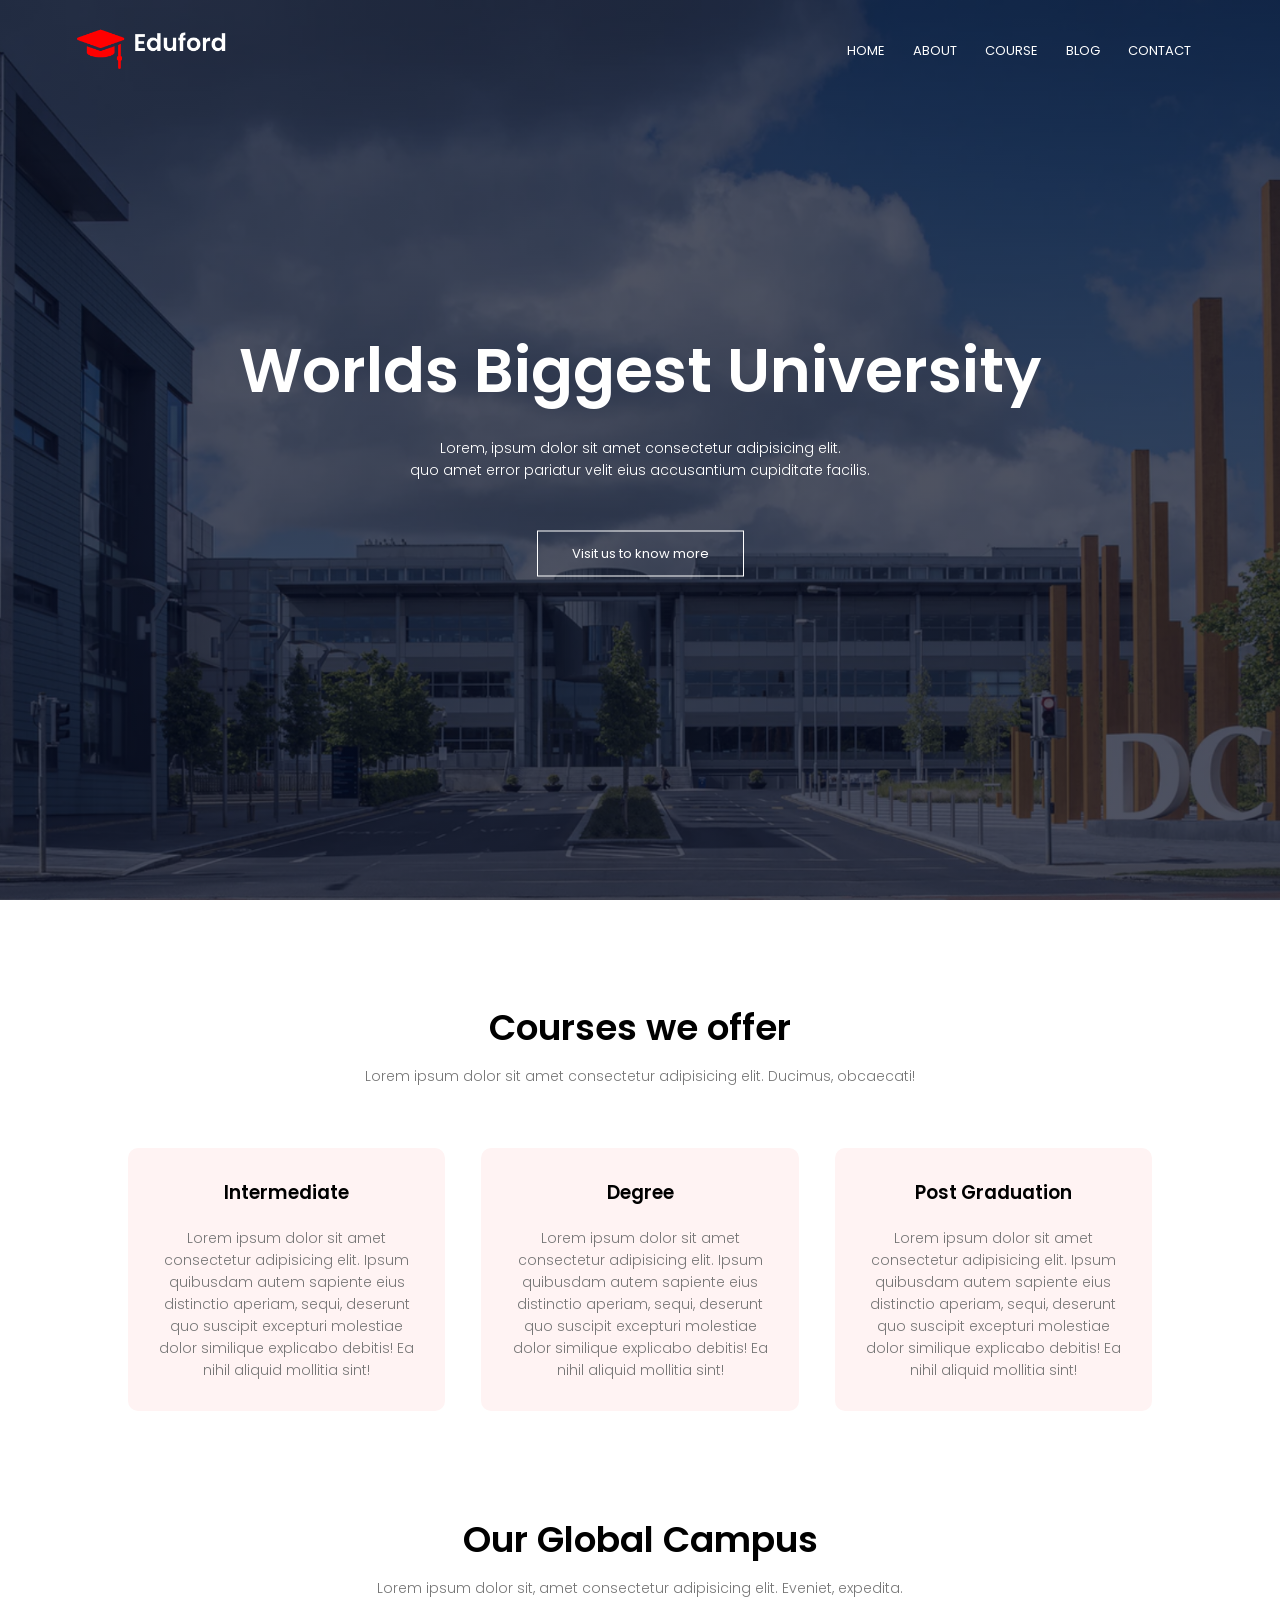
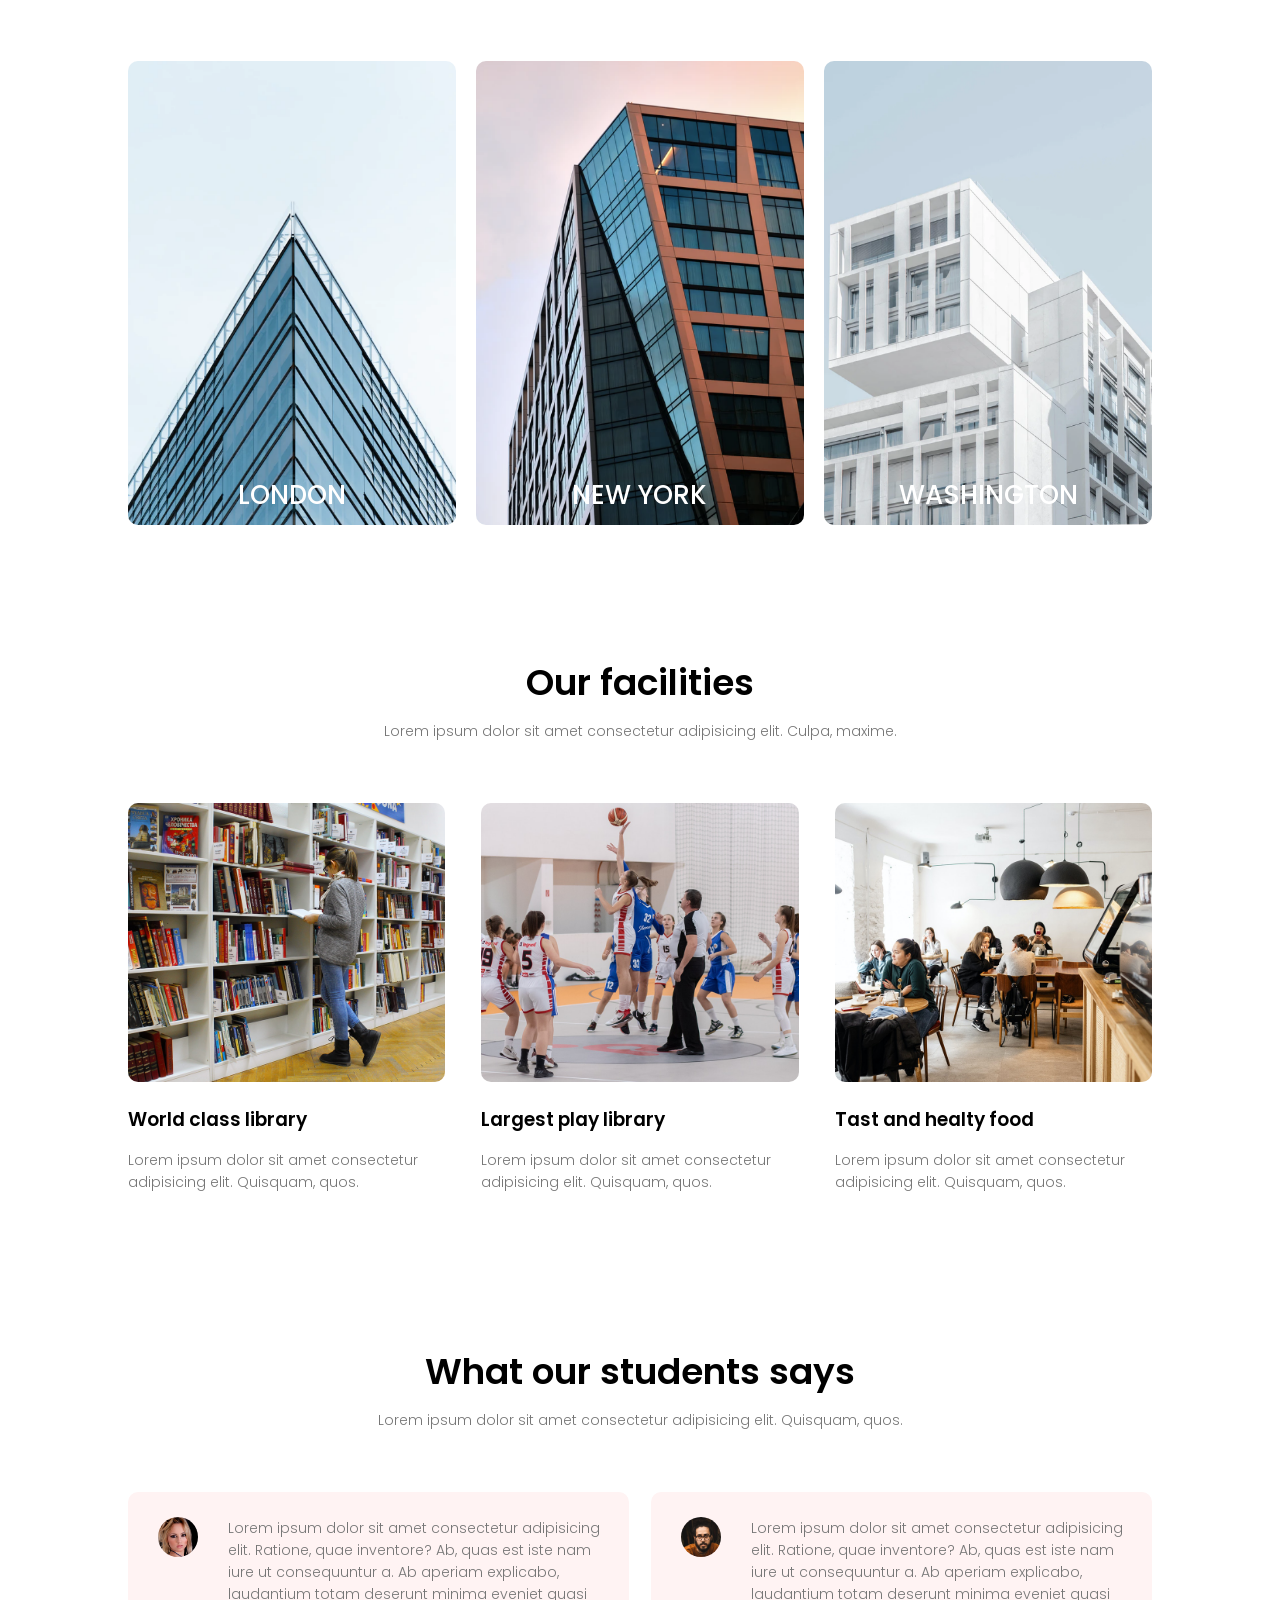
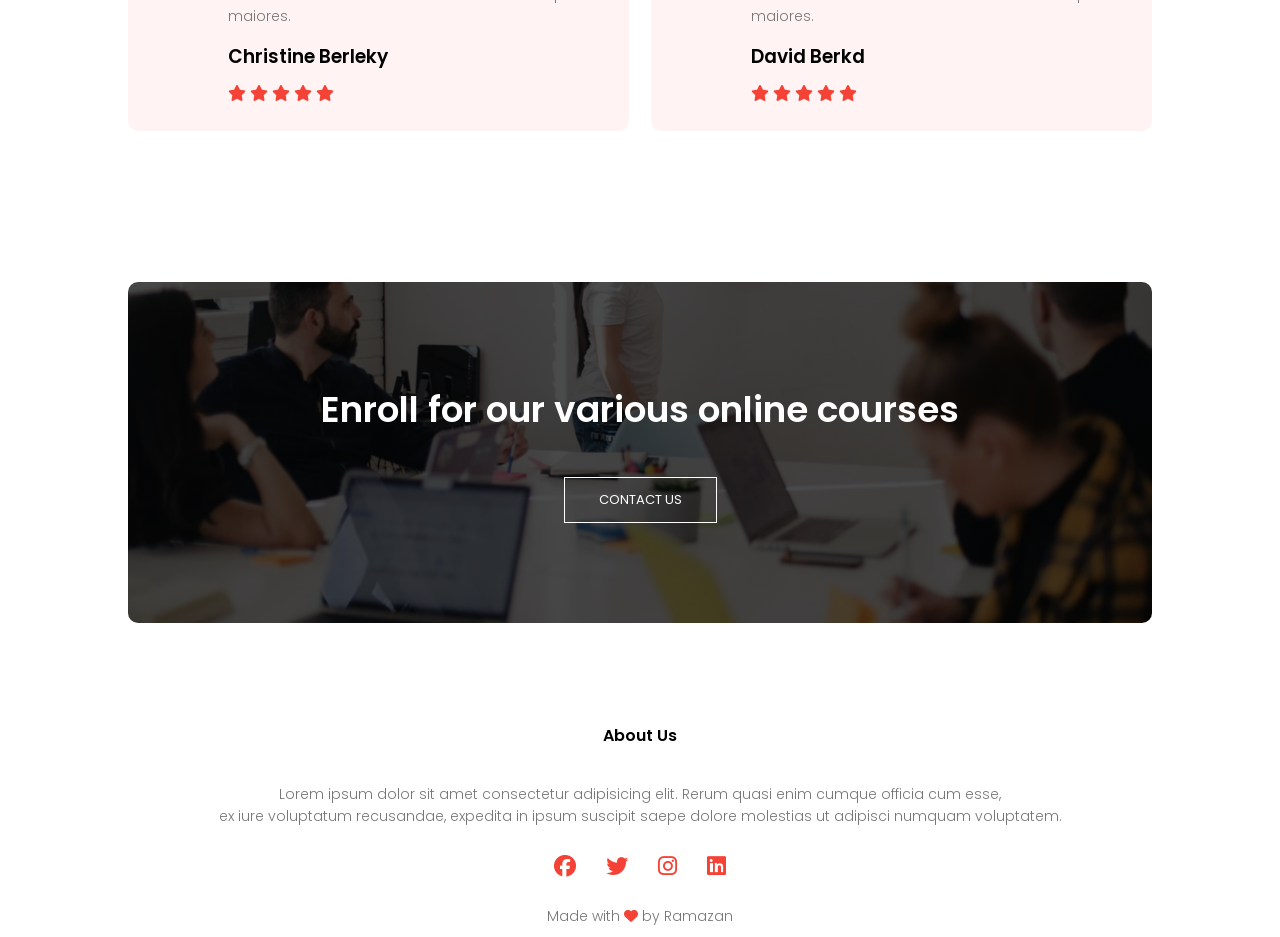
<file: 1_Multi Page Website Using HTML & CSS/index.html>
<!DOCTYPE html>
<html lang="en">
  <head>
    <meta charset="UTF-8" />
    <!--Google fonts-->
    <meta name="viewport" content="width=device-width, initial-scale=1.0" />
    <link rel="preconnect" href="https://fonts.googleapis.com" />
    <link rel="preconnect" href="https://fonts.gstatic.com" crossorigin />
    <link
      href="https://fonts.googleapis.com/css2?family=Poppins:ital,wght@0,100;0,300;0,400;0,500;0,600;0,700;1,100&family=Roboto&display=swap"
      rel="stylesheet"
    />
    <!--Font awesome und Style datei-->
    <link
      rel="stylesheet"
      href="https://cdnjs.cloudflare.com/ajax/libs/font-awesome/6.7.2/css/all.min.css"
    />
    <link rel="stylesheet" href="style.css" />
    <title>HTML & CSS | Full Responsive Multi Page Website</title>
  </head>
  <body>
    <!--Header Section-->
    <section class="header">
      <nav>
        <a href="index.html"><img src="images/logo.png" alt="" /></a>

        <div class="nav-links" id="navLinks">
          <i class="fa fa-times" onclick="hideMenu()"></i>

          <ul>
            <li><a href="index.html">HOME</a></li>
            <li><a href="about.html">ABOUT</a></li>
            <li><a href="course.html">COURSE</a></li>
            <li><a href="blog.html">BLOG</a></li>
            <li><a href="contact.html">CONTACT</a></li>
          </ul>
        </div>
        <i class="fa fa-bars" onclick="showMenu()"></i>
      </nav>

      <div class="text-box">
        <h1>Worlds Biggest University</h1>
        <p>
          Lorem, ipsum dolor sit amet consectetur adipisicing elit. <br />
          quo amet error pariatur velit eius accusantium cupiditate facilis.
        </p>
        <a href="" class="hero-btn">Visit us to know more</a>
      </div>
    </section>

    <!--Course Section-->
    <section class="course">
      <h1>Courses we offer</h1>
      <p>
        Lorem ipsum dolor sit amet consectetur adipisicing elit. Ducimus,
        obcaecati!
      </p>

      <div class="row">
        <div class="course-col">
          <h3>Intermediate</h3>
          <p>
            Lorem ipsum dolor sit amet consectetur adipisicing elit. Ipsum
            quibusdam autem sapiente eius distinctio aperiam, sequi, deserunt
            quo suscipit excepturi molestiae dolor similique explicabo debitis!
            Ea nihil aliquid mollitia sint!
          </p>
        </div>
        <div class="course-col">
          <h3>Degree</h3>
          <p>
            Lorem ipsum dolor sit amet consectetur adipisicing elit. Ipsum
            quibusdam autem sapiente eius distinctio aperiam, sequi, deserunt
            quo suscipit excepturi molestiae dolor similique explicabo debitis!
            Ea nihil aliquid mollitia sint!
          </p>
        </div>
        <div class="course-col">
          <h3>Post Graduation</h3>
          <p>
            Lorem ipsum dolor sit amet consectetur adipisicing elit. Ipsum
            quibusdam autem sapiente eius distinctio aperiam, sequi, deserunt
            quo suscipit excepturi molestiae dolor similique explicabo debitis!
            Ea nihil aliquid mollitia sint!
          </p>
        </div>
      </div>
    </section>

    <!--Campus Section-->
    <section class="campus">
      <h1>Our Global Campus</h1>
      <p>
        Lorem ipsum dolor sit, amet consectetur adipisicing elit. Eveniet,
        expedita.
      </p>

      <div class="row">
        <div class="campus-col">
          <img src="images/london.png" />
          <div class="layer">
            <h3>LONDON</h3>
          </div>
        </div>

        <div class="campus-col">
          <img src="images/newyork.png" />
          <div class="layer">
            <h3>NEW YORK</h3>
          </div>
        </div>

        <div class="campus-col">
          <img src="images/washington.png" />
          <div class="layer">
            <h3>WASHINGTON</h3>
          </div>
        </div>
      </div>
    </section>

    <!--Facilities Section-->
    <section class="facilities">
      <h1>Our facilities</h1>
      <p>
        Lorem ipsum dolor sit amet consectetur adipisicing elit. Culpa, maxime.
      </p>

      <div class="row">
        <div class="facilities-col">
          <img src="images/library.png" alt="" />
          <h3>World class library</h3>
          <p>
            Lorem ipsum dolor sit amet consectetur adipisicing elit. Quisquam,
            quos.
          </p>
        </div>

        <div class="facilities-col">
          <img src="images/basketball.png" alt="" />
          <h3>Largest play library</h3>
          <p>
            Lorem ipsum dolor sit amet consectetur adipisicing elit. Quisquam,
            quos.
          </p>
        </div>

        <div class="facilities-col">
          <img src="images/cafeteria.png" alt="" />
          <h3>Tast and healty food</h3>
          <p>
            Lorem ipsum dolor sit amet consectetur adipisicing elit. Quisquam,
            quos.
          </p>
        </div>
      </div>
    </section>

    <!--Testimonials Section-->
    <section class="testimonials">
      <h1>What our students says</h1>
      <p>
        Lorem ipsum dolor sit amet consectetur adipisicing elit. Quisquam, quos.
      </p>

      <div class="row">
        <div class="testimonial-col">
          <img src="images/user1.jpg" alt="" />
          <div>
            <p>
              Lorem ipsum dolor sit amet consectetur adipisicing elit. Ratione,
              quae inventore? Ab, quas est iste nam iure ut consequuntur a. Ab
              aperiam explicabo, laudantium totam deserunt minima eveniet quasi
              maiores.
            </p>
            <h3>Christine Berleky</h3>
            <i class="fa fa-star"></i>
            <i class="fa fa-star"></i>
            <i class="fa fa-star"></i>
            <i class="fa fa-star"></i>
            <i class="fa fa-star"></i>
          </div>
        </div>

        <div class="testimonial-col">
          <img src="images/user2.jpg" alt="" />
          <div>
            <p>
              Lorem ipsum dolor sit amet consectetur adipisicing elit. Ratione,
              quae inventore? Ab, quas est iste nam iure ut consequuntur a. Ab
              aperiam explicabo, laudantium totam deserunt minima eveniet quasi
              maiores.
            </p>
            <h3>David Berkd</h3>
            <i class="fa fa-star"></i>
            <i class="fa fa-star"></i>
            <i class="fa fa-star"></i>
            <i class="fa fa-star"></i>
            <i class="fa fa-star"></i>
          </div>
        </div>
      </div>
    </section>

    <!--call to action Section-->
    <section class="cta">
      <h1>Enroll for our various online courses</h1>
      <a href="#" class="hero-btn">CONTACT US</a>
    </section>

    <!--Footer Section-->
    <sec class="footer">
      <h4>About Us</h4>
      <p>
        Lorem ipsum dolor sit amet consectetur adipisicing elit. Rerum quasi
        enim cumque officia cum esse, <br />
        ex iure voluptatum recusandae, expedita in ipsum suscipit saepe dolore
        molestias ut adipisci numquam voluptatem.
      </p>

      <div class="icons">
        <i class="fa-brands fa-facebook"></i>
        <i class="fa-brands fa-twitter"></i>
        <i class="fa-brands fa-instagram"></i>
        <i class="fa-brands fa-linkedin"></i>
      </div>

      <p>Made with <i class="fa-solid fa-heart"></i> by Ramazan</p>
    </sec>

    <!--javascript-->
    <script>
      var navLinks = document.getElementById("navLinks");
      function showMenu() {
        navLinks.style.right = "0";
      }
      function hideMenu() {
        navLinks.style.right = "-200px";
      }
    </script>
  </body>
</html>
</file>
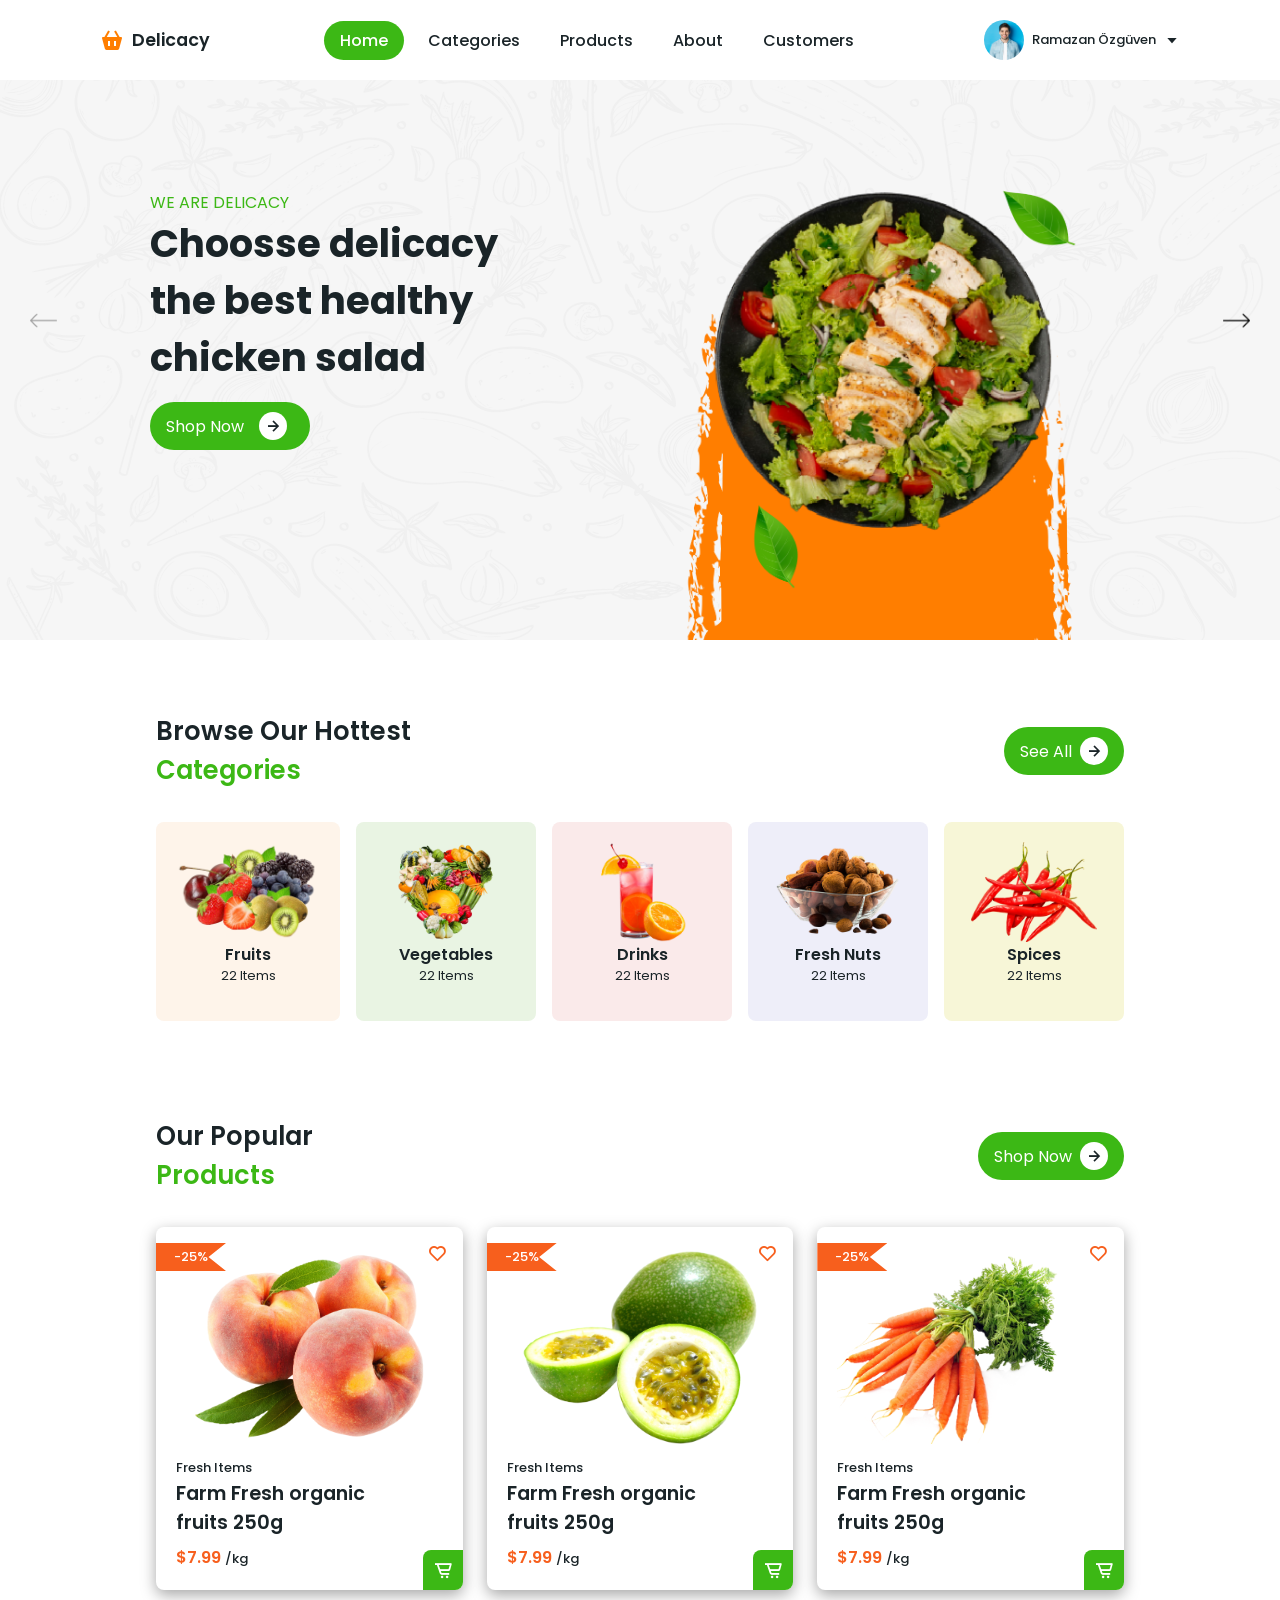
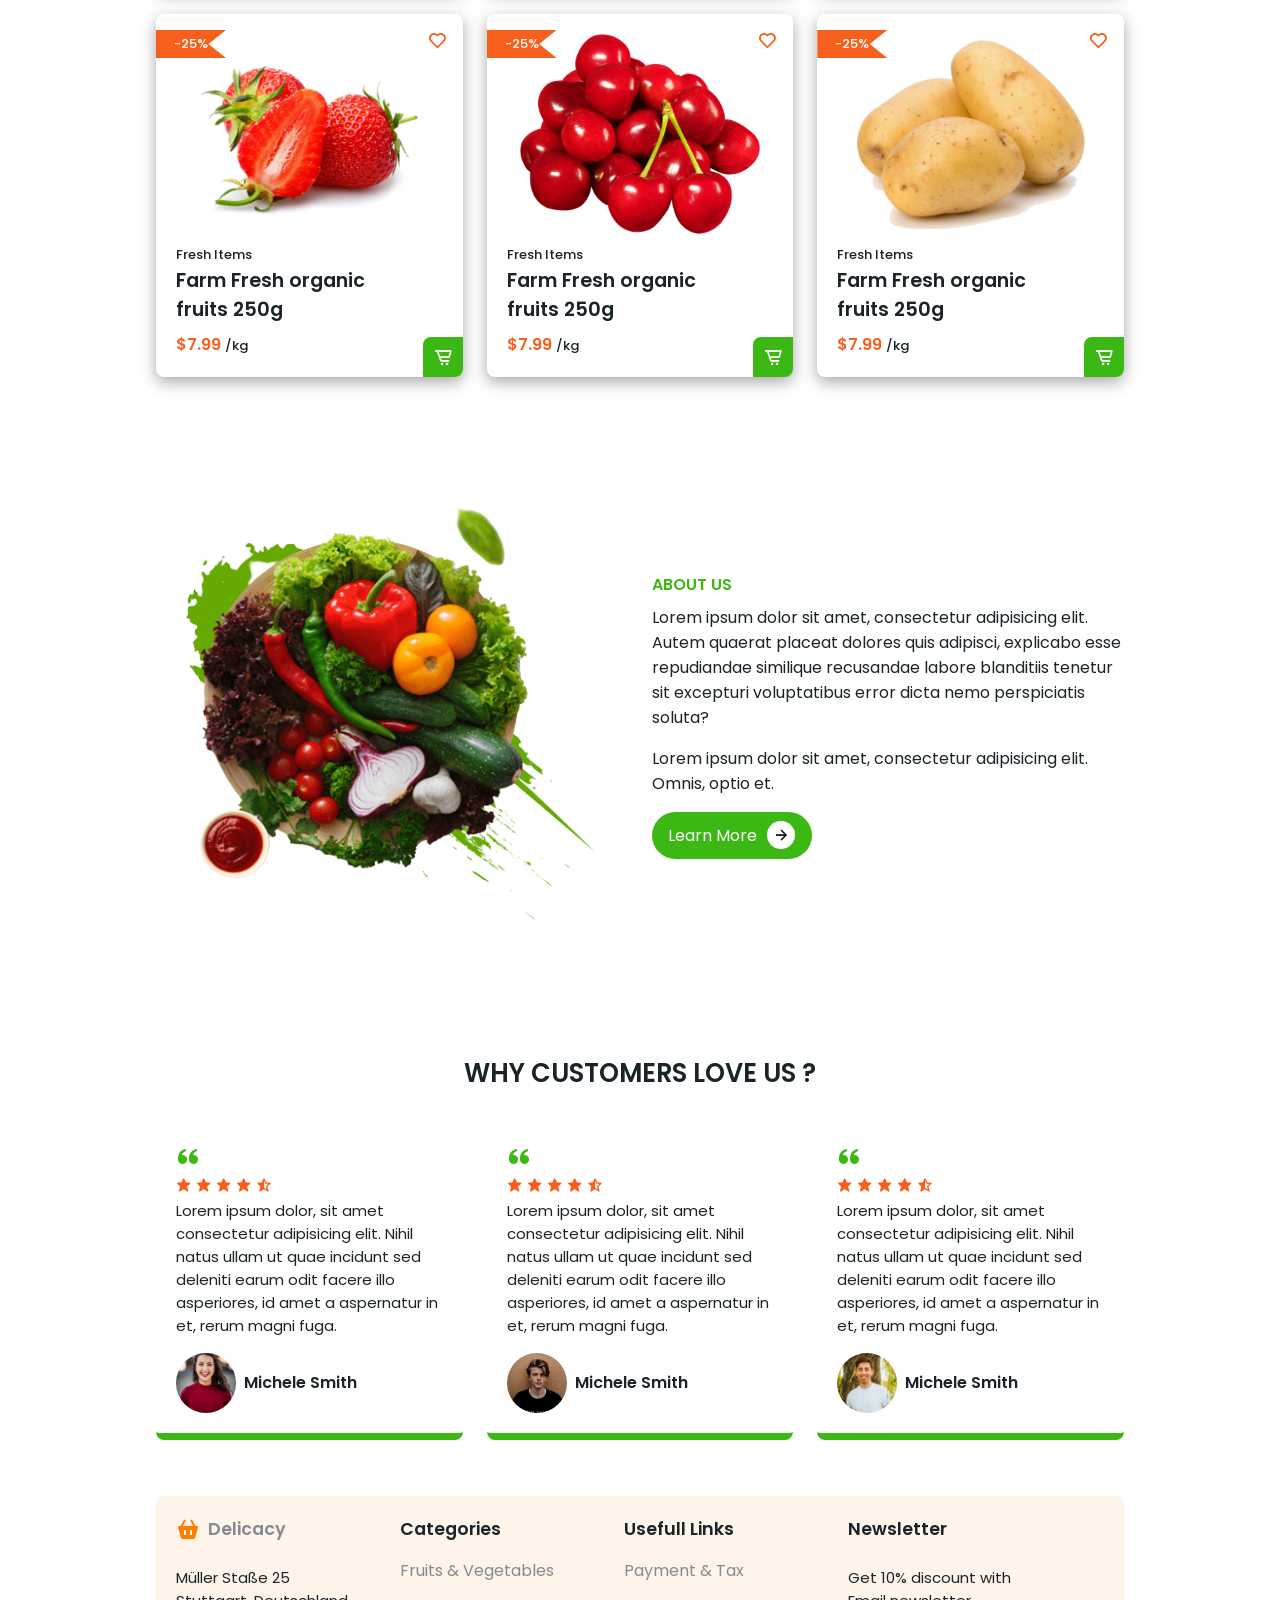
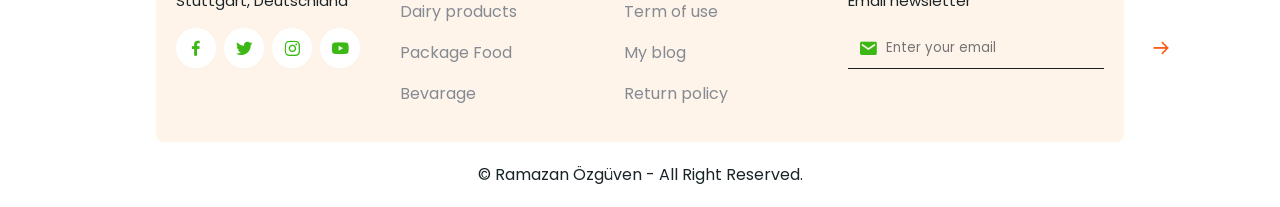
<file: 2_Fruits And Vegetables Website/index.html>
<!DOCTYPE html>
<html lang="en">
  <head>
    <meta charset="UTF-8" />
    <meta name="viewport" content="width=device-width, initial-scale=1.0" />
    <link
      rel="stylesheet"
      href="https://cdn.jsdelivr.net/npm/boxicons@2.1.4/css/boxicons.min.css"
    />
    <!-- Link Swiper's CSS -->
    <link
      rel="stylesheet"
      href="https://cdn.jsdelivr.net/npm/swiper@11/swiper-bundle.min.css"
    />

    <title>Responsive Fruits And Vegetables Website</title>
    <link rel="stylesheet" href="style.css" />
  </head>
  <body>
    <!--NAVBAR-->
    <header>
      <a href="#" class="logo"><i class="bx bxs-basket"></i>Delicacy</a>
      <!--menu icon-->
      <div class="bx bx-menu" id="menu-icon"></div>
      <!--nav list -->
      <ul class="navbar">
        <li><a href="#home" class="home-active">Home</a></li>
        <li><a href="#categories">Categories</a></li>
        <li><a href="#products">Products</a></li>
        <li><a href="#about">About</a></li>
        <li><a href="#customers">Customers</a></li>
      </ul>

      <!--profile card-->
      <div class="profile">
        <img src="img/profile.jpg" alt="" />
        <span>Ramazan Özgüven</span>
        <i class="bx bx-caret-down"></i>
      </div>
    </header>

    <!--HOME-->
    <section class="home swiper" id="home">
      <div class="swiper-wrapper">
        <!--slider 1-->
        <div class="swiper-slide container">
          <div class="home-text">
            <span>We are delicacy</span>
            <h1>
              Choosse delicacy <br />
              the best healthy <br />
              chicken salad
            </h1>
            <a href="#" class="btn"
              >Shop Now <i class="bx bx-right-arrow-alt"></i
            ></a>
          </div>
          <img src="img/home1.png" alt="" />
        </div>

        <!--slider 2-->
        <div class="swiper-slide container">
          <div class="home-text">
            <span>We are delicacy</span>
            <h1>
              Choosse delicacy <br />
              the best healthy <br />
              chicken salad
            </h1>
            <a href="#" class="btn"
              >Shop Now <i class="bx bx-right-arrow-alt"></i
            ></a>
          </div>
          <img src="img/home2.png" alt="" />
        </div>

        <!--slider 3-->
        <div class="swiper-slide container">
          <div class="home-text">
            <span>We are delicacy</span>
            <h1>
              Choosse delicacy <br />
              the best healthy <br />
              chicken salad
            </h1>
            <a href="#" class="btn"
              >Shop Now <i class="bx bx-right-arrow-alt"></i
            ></a>
          </div>
          <img src="img/home3.png" alt="" />
        </div>
      </div>
      <div class="swiper-button-next"></div>
      <div class="swiper-button-prev"></div>
    </section>

    <!--CATEGORIES-->
    <section class="categories" id="categories">
      <div class="heading">
        <h1>
          Browse Our Hottest <br />
          <span>Categories</span>
        </h1>
        <a href="#" class="btn"
          >See All <i class="bx bx-right-arrow-alt"></i
        ></a>
      </div>
      <!--container content-->
      <div class="categories-container">
        <!--box 1-->
        <div class="box box1">
          <img src="img/cate1.png" alt="" />
          <h2>Fruits</h2>
          <span>22 Items</span>
          <i class="bx bx-right-arrow-alt"></i>
        </div>
        <!--box 2-->
        <div class="box box2">
          <img src="img/cate2.png" alt="" />
          <h2>Vegetables</h2>
          <span>22 Items</span>
          <i class="bx bx-right-arrow-alt"></i>
        </div>
        <!--box 3-->
        <div class="box box3">
          <img src="img/cate3.png" alt="" />
          <h2>Drinks</h2>
          <span>22 Items</span>
          <i class="bx bx-right-arrow-alt"></i>
        </div>
        <!--box 4-->
        <div class="box box4">
          <img src="img/cate4.png" alt="" />
          <h2>Fresh Nuts</h2>
          <span>22 Items</span>
          <i class="bx bx-right-arrow-alt"></i>
        </div>
        <!--box 5-->
        <div class="box box5">
          <img src="img/cate5.png" alt="" />
          <h2>Spices</h2>
          <span>22 Items</span>
          <i class="bx bx-right-arrow-alt"></i>
        </div>
      </div>
    </section>

    <!--PRODUCTS-->
    <section class="products" id="products">
      <div class="heading">
        <h1>
          Our Popular <br />
          <span>Products</span>
        </h1>
        <a href="#" class="btn"
          >Shop Now <i class="bx bx-right-arrow-alt"></i
        ></a>
      </div>

      <!--product container content-->
      <div class="products-container">
        <!--box 1-->
        <div class="box">
          <img src="img/p1.png" alt="" />
          <span>Fresh Items</span>
          <h2>Farm Fresh organic <br />fruits 250g</h2>
          <h3 class="price">$7.99 <span>/kg</span></h3>
          <i class="bx bx-cart-alt"></i>
          <i class="bx bx-heart"></i>
          <span class="discount">-25%</span>
        </div>

        <!--box 2-->
        <div class="box">
          <img src="img/p2.png" alt="" />
          <span>Fresh Items</span>
          <h2>Farm Fresh organic <br />fruits 250g</h2>
          <h3 class="price">$7.99 <span>/kg</span></h3>
          <i class="bx bx-cart-alt"></i>
          <i class="bx bx-heart"></i>
          <span class="discount">-25%</span>
        </div>

        <!--box 3-->
        <div class="box">
          <img src="img/p3.png" alt="" />
          <span>Fresh Items</span>
          <h2>Farm Fresh organic <br />fruits 250g</h2>
          <h3 class="price">$7.99 <span>/kg</span></h3>
          <i class="bx bx-cart-alt"></i>
          <i class="bx bx-heart"></i>
          <span class="discount">-25%</span>
        </div>

        <!--box 4-->
        <div class="box">
          <img src="img/p4.png" alt="" />
          <span>Fresh Items</span>
          <h2>Farm Fresh organic <br />fruits 250g</h2>
          <h3 class="price">$7.99 <span>/kg</span></h3>
          <i class="bx bx-cart-alt"></i>
          <i class="bx bx-heart"></i>
          <span class="discount">-25%</span>
        </div>

        <!--box 5-->
        <div class="box">
          <img src="img/p5.png" alt="" />
          <span>Fresh Items</span>
          <h2>Farm Fresh organic <br />fruits 250g</h2>
          <h3 class="price">$7.99 <span>/kg</span></h3>
          <i class="bx bx-cart-alt"></i>
          <i class="bx bx-heart"></i>
          <span class="discount">-25%</span>
        </div>

        <!--box 6-->
        <div class="box">
          <img src="img/p6.png" alt="" />
          <span>Fresh Items</span>
          <h2>Farm Fresh organic <br />fruits 250g</h2>
          <h3 class="price">$7.99 <span>/kg</span></h3>
          <i class="bx bx-cart-alt"></i>
          <i class="bx bx-heart"></i>
          <span class="discount">-25%</span>
        </div>
      </div>
    </section>

    <!--ABOUT-->
    <section class="about" id="about">
      <img src="img/about.png" alt="" />
      <div class="about-text">
        <span>About us</span>
        <p>
          Lorem ipsum dolor sit amet, consectetur adipisicing elit. Autem
          quaerat placeat dolores quis adipisci, explicabo esse repudiandae
          similique recusandae labore blanditiis tenetur sit excepturi
          voluptatibus error dicta nemo perspiciatis soluta?
        </p>
        <p>
          Lorem ipsum dolor sit amet, consectetur adipisicing elit. Omnis, optio
          et.
        </p>
        <a href="#" class="btn"
          >Learn More <i class="bx bx-right-arrow-alt"></i
        ></a>
      </div>
    </section>

    <!--CUSTOMERS-->
    <section class="customers" id="customers">
        <h2>WHY CUSTOMERS LOVE US ?</h2>
        <!--customer content-->
        <div class="customers-container">

            <!-- review 1 -->
            <div class="box">
                <i class='bx bxs-quote-alt-left' ></i>
                <div class="stars">
                    <i class='bx bxs-star' ></i>
                    <i class='bx bxs-star' ></i>
                    <i class='bx bxs-star' ></i>
                    <i class='bx bxs-star' ></i>
                    <i class='bx bxs-star-half' ></i>
                </div>
                <p>Lorem ipsum dolor, sit amet consectetur adipisicing elit. Nihil natus ullam ut quae incidunt sed deleniti earum odit facere illo asperiores, id amet a aspernatur in et, rerum magni fuga.</p>
                <div class="review-profile">
                    <img src="img/c1.jpg" alt="">
                    <h3>Michele Smith</h3>
                </div>
            </div>

            <!-- review 2 -->
            <div class="box">
                <i class='bx bxs-quote-alt-left' ></i>
                <div class="stars">
                    <i class='bx bxs-star' ></i>
                    <i class='bx bxs-star' ></i>
                    <i class='bx bxs-star' ></i>
                    <i class='bx bxs-star' ></i>
                    <i class='bx bxs-star-half' ></i>
                </div>
                <p>Lorem ipsum dolor, sit amet consectetur adipisicing elit. Nihil natus ullam ut quae incidunt sed deleniti earum odit facere illo asperiores, id amet a aspernatur in et, rerum magni fuga.</p>
                <div class="review-profile">
                    <img src="img/c2.jpg" alt="">
                    <h3>Michele Smith</h3>
                </div>
            </div>

            <!-- review 3 -->
            <div class="box">
                <i class='bx bxs-quote-alt-left' ></i>
                <div class="stars">
                    <i class='bx bxs-star' ></i>
                    <i class='bx bxs-star' ></i>
                    <i class='bx bxs-star' ></i>
                    <i class='bx bxs-star' ></i>
                    <i class='bx bxs-star-half' ></i>
                </div>
                <p>Lorem ipsum dolor, sit amet consectetur adipisicing elit. Nihil natus ullam ut quae incidunt sed deleniti earum odit facere illo asperiores, id amet a aspernatur in et, rerum magni fuga.</p>
                <div class="review-profile">
                    <img src="img/c3.jpg" alt="">
                    <h3>Michele Smith</h3>
                </div>
            </div>

        </div>
    </section>

    <!--FOOTER-->
    <section class="footer" id="footer">

        <div class="footer-box">
            <a href="#" class="logo"><i class="bx bxs-basket"></i>Delicacy</a>
            <p>Müller  Staße 25 <br> Stuttgart, Deutschland</p>
            <div class="social">
                <a href="#"><i class='bx bxl-facebook' ></i></a>
                <a href="#"><i class='bx bxl-twitter' ></i></a>
                <a href="#"><i class='bx bxl-instagram' ></i></a>
                <a href="#"><i class='bx bxl-youtube' ></i></a>
            </div>
        </div>

        <div class="footer-box">
            <h2>Categories</h2>
            <a href="#">Fruits & Vegetables</a>
            <a href="#">Dairy products</a>
            <a href="#">Package Food</a>
            <a href="#">Bevarage</a>
        </div>

        <div class="footer-box">
            <h2>Usefull Links</h2>
            <a href="#">Payment & Tax</a>
            <a href="#">Term of use</a>
            <a href="#">My blog</a>
            <a href="#">Return policy</a>
        </div>

        <div class="footer-box">
            <h2>Newsletter</h2>
            <p>Get 10% discount with <br>Email newsletter</p>
            <form action="#">
                <i class='bx bxs-envelope' ></i>
                <input type="email" placeholder="Enter your email">
                <i class='bx bx-arrow-back bx-rotate-180' ></i>
            </form>
        </div>


    </section>

    <!-- copyright -->
    <div class="copyright">
        <p>&#169; Ramazan Özgüven - All Right Reserved.</p>
    </div>



    <!-- Swiper JS -->
    <script src="https://cdn.jsdelivr.net/npm/swiper@11/swiper-bundle.min.js"></script>
    <!--javascript-->
    <script src="main.js"></script>
  </body>
</html>
</file>
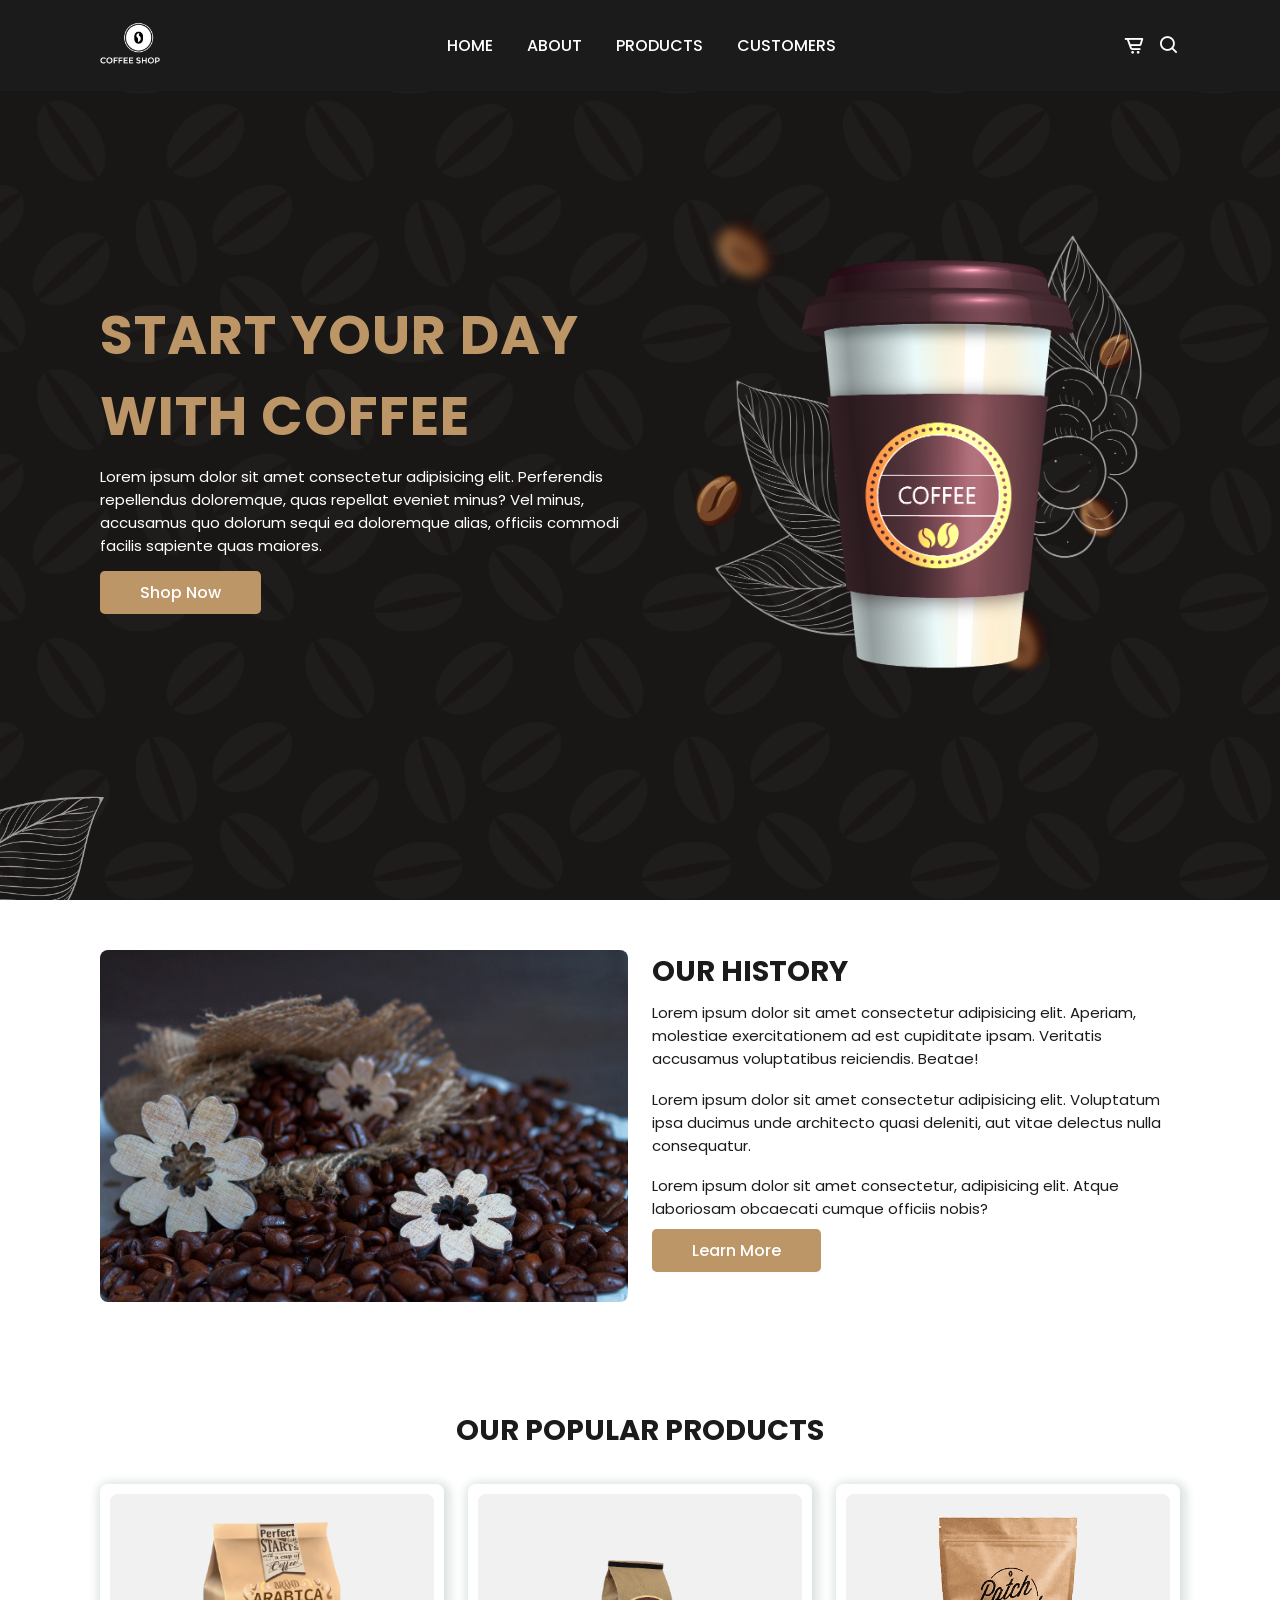
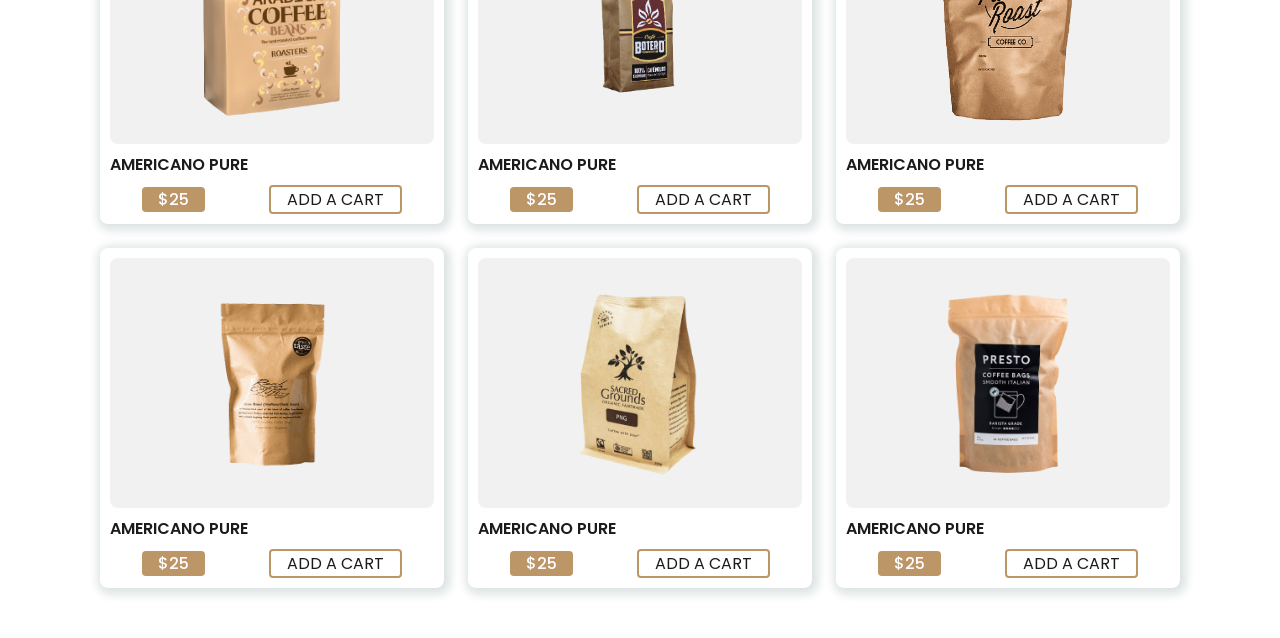
<file: 4_Coffee Shop Website/index.html>
<!DOCTYPE html>
<html lang="en">
  <head>
    <meta charset="UTF-8" />
    <meta name="viewport" content="width=device-width, initial-scale=1.0" />
    <link
      rel="stylesheet"
      href="https://cdn.jsdelivr.net/npm/boxicons@2.1.4/css/boxicons.min.css"
    />
    <link rel="stylesheet" href="style.css" />
    <title>Responsive Coffee Shop Website</title>
  </head>
  <body>
    <!-- navbar -->
    <header>
      <a href="#" class="logo">
        <img src="img/logo.png" alt="" />
      </a>
      <!-- menu icon -->
      <i class="bx bx-menu" id="menu-icon"></i>
      <!-- links -->
      <ul class="navbar">
        <li><a href="#home">Home</a></li>
        <li><a href="#about">About</a></li>
        <li><a href="#products">Products</a></li>
        <li><a href="#customers">Customers</a></li>
      </ul>
      <!-- icons -->
      <div class="header-icon">
        <i class="bx bx-cart-alt"></i>
        <i class="bx bx-search" id="search-icon"></i>
      </div>
      <!-- search box -->
      <div class="search-box">
        <input type="search" placeholder="Search here ..." />
      </div>
    </header>

    <!-- home -->
    <section class="home" id="home">
      <div class="home-text">
        <h1>
          Start your day <br />
          with coffee
        </h1>
        <p>
          Lorem ipsum dolor sit amet consectetur adipisicing elit. Perferendis
          repellendus doloremque, quas repellat eveniet minus? Vel minus,
          accusamus quo dolorum sequi ea doloremque alias, officiis commodi
          facilis sapiente quas maiores.
        </p>
        <a href="#" class="btn">Shop Now</a>
      </div>

      <div class="home-img">
        <img src="img/main.png" alt="" />
      </div>
    </section>

    <!--about-->
    <section class="about" id="about">
      <div class="about-img">
        <img src="img/about.jpg" alt="" />
      </div>
      <div class="about-text">
        <h2>Our History</h2>
        <p>
          Lorem ipsum dolor sit amet consectetur adipisicing elit. Aperiam,
          molestiae exercitationem ad est cupiditate ipsam. Veritatis accusamus
          voluptatibus reiciendis. Beatae!
        </p>
        <p>
          Lorem ipsum dolor sit amet consectetur adipisicing elit. Voluptatum
          ipsa ducimus unde architecto quasi deleniti, aut vitae delectus nulla
          consequatur.
        </p>
        <p>
          Lorem ipsum dolor sit amet consectetur, adipisicing elit. Atque
          laboriosam obcaecati cumque officiis nobis?
        </p>
        <a href="#" class="btn">Learn More</a>
      </div>
    </section>

    <!--products-->
    <section class="products" id="products">
      <div class="heading">
        <h2>Our popular products</h2>
      </div>
      <!--container-->
      <div class="products-container">

        <!--box 1-->
        <div class="box">
          <img src="img/p1.png" alt="" />
          <h3>Americano Pure</h3>
          <div class="content">
            <span>$25</span>
            <a href="#">Add a cart</a>
          </div>
        </div>

        <!--box 2-->
        <div class="box">
          <img src="img/p2.png" alt="" />
          <h3>Americano Pure</h3>
          <div class="content">
            <span>$25</span>
            <a href="#">Add a cart</a>
          </div>
        </div>

        <!--box 3-->
        <div class="box">
          <img src="img/p3.png" alt="" />
          <h3>Americano Pure</h3>
          <div class="content">
            <span>$25</span>
            <a href="#">Add a cart</a>
          </div>
        </div>

        <!--box 4-->
        <div class="box">
          <img src="img/p4.png" alt="" />
          <h3>Americano Pure</h3>
          <div class="content">
            <span>$25</span>
            <a href="#">Add a cart</a>
          </div>
        </div>

        <!--box 5-->
        <div class="box">
          <img src="img/p5.png" alt="" />
          <h3>Americano Pure</h3>
          <div class="content">
            <span>$25</span>
            <a href="#">Add a cart</a>
          </div>
        </div>

        <!--box 6-->
        <div class="box">
          <img src="img/p6.png" alt="" />
          <h3>Americano Pure</h3>
          <div class="content">
            <span>$25</span>
            <a href="#">Add a cart</a>
          </div>
        </div>

      </div>
    </section>

    <script src="main.js"></script>
  </body>
</html>
</file>
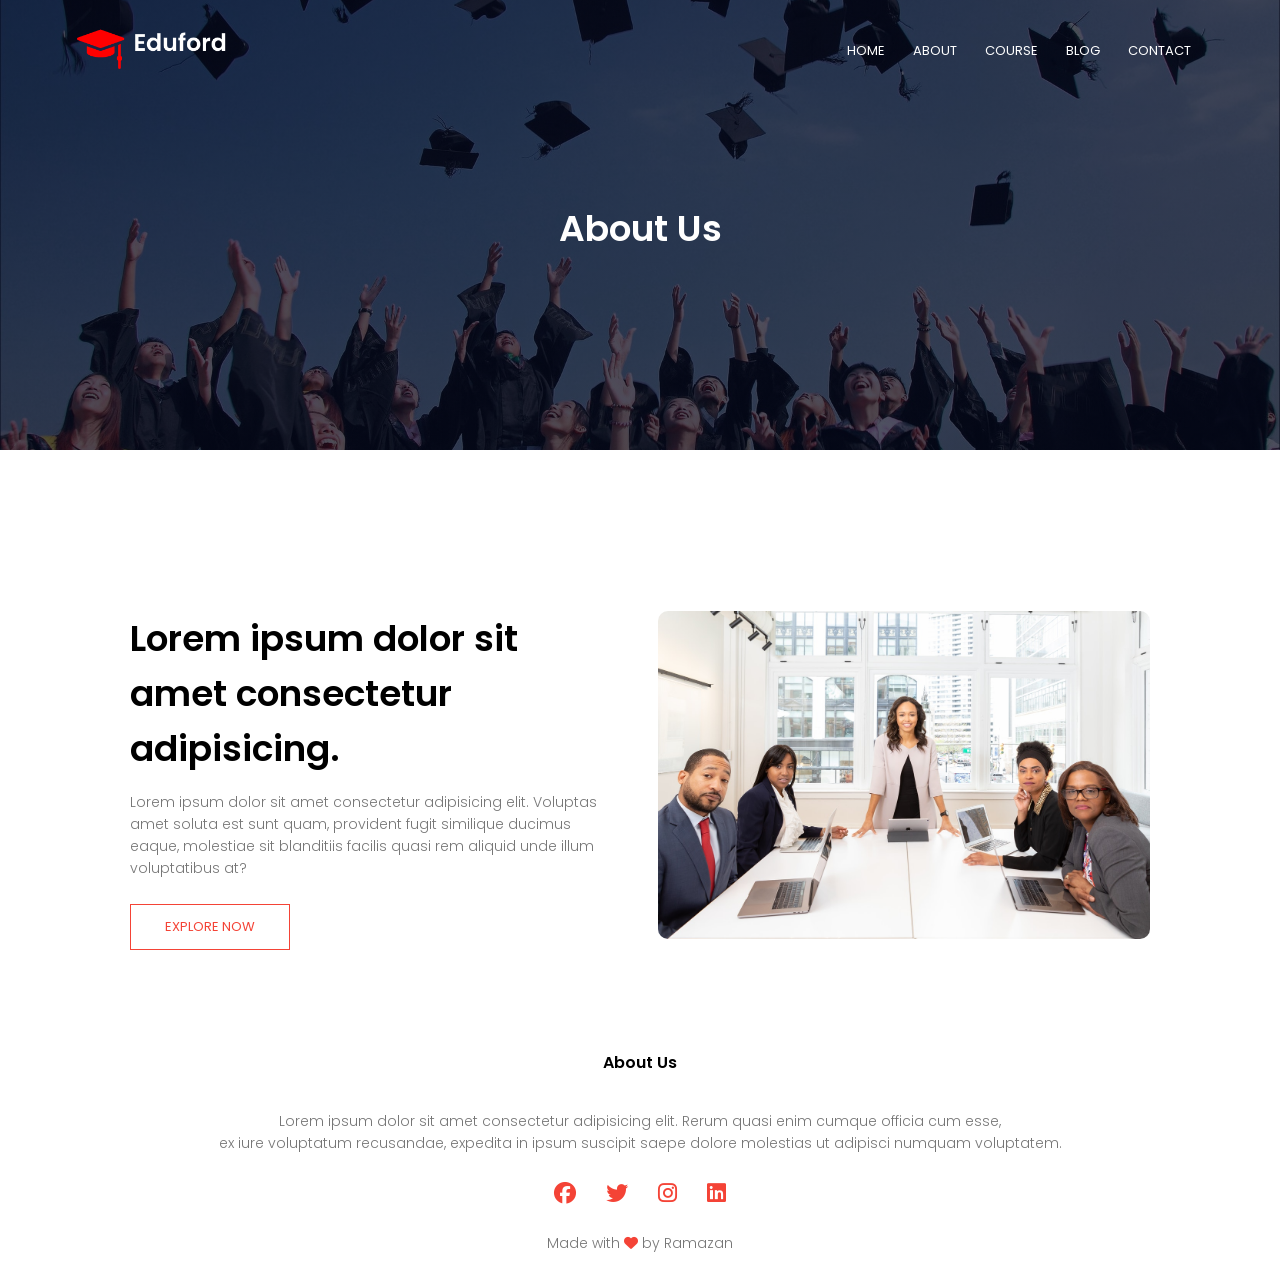
<file: 1_Multi Page Website Using HTML & CSS/about.html>
<!DOCTYPE html>
<html lang="en">
  <head>
    <meta charset="UTF-8" />
    <!--Google fonts-->
    <meta name="viewport" content="width=device-width, initial-scale=1.0" />
    <link rel="preconnect" href="https://fonts.googleapis.com" />
    <link rel="preconnect" href="https://fonts.gstatic.com" crossorigin />
    <link
      href="https://fonts.googleapis.com/css2?family=Poppins:ital,wght@0,100;0,300;0,400;0,500;0,600;0,700;1,100&family=Roboto&display=swap"
      rel="stylesheet"
    />
    <!--Font awesome und Style datei-->
    <link
      rel="stylesheet"
      href="https://cdnjs.cloudflare.com/ajax/libs/font-awesome/6.7.2/css/all.min.css"
    />
    <link rel="stylesheet" href="style.css" />
    <title>HTML & CSS | Full Responsive Multi Page Website</title>
  </head>
  <body>
    <!--Header Section-->
    <section class="sub-header">
      <nav>
        <a href="index.html"><img src="images/logo.png" alt="" /></a>

        <div class="nav-links" id="navLinks">
          <i class="fa fa-times" onclick="hideMenu()"></i>

          <ul>
            <li><a href="index.html">HOME</a></li>
            <li><a href="about.html">ABOUT</a></li>
            <li><a href="course.html">COURSE</a></li>
            <li><a href="blog.html">BLOG</a></li>
            <li><a href="contact.html">CONTACT</a></li>
          </ul>
        </div>
        <i class="fa fa-bars" onclick="showMenu()"></i>
      </nav>

      <h1>About Us</h1>

      
    </section>

    <!--About us content Section-->
    <section class="about-us">
      <div class="row">

        <div class="about-col">
          <h1>Lorem ipsum dolor sit amet consectetur adipisicing.</h1>
          <p>Lorem ipsum dolor sit amet consectetur adipisicing elit. Voluptas amet soluta est sunt quam, provident fugit similique ducimus eaque, molestiae sit blanditiis facilis quasi rem aliquid unde illum voluptatibus at?</p>
          <a href="#" class="hero-btn red-btn">EXPLORE NOW</a>
        </div>



        <div class="about-col">
          <img src="images/about.jpg" alt="">
        </div>

      </div>
    </section>

   

   

   

   


    <!--Footer Section-->
    <sec class="footer">
      <h4>About Us</h4>
      <p>
        Lorem ipsum dolor sit amet consectetur adipisicing elit. Rerum quasi
        enim cumque officia cum esse, <br />
        ex iure voluptatum recusandae, expedita in ipsum suscipit saepe dolore
        molestias ut adipisci numquam voluptatem.
      </p>

      <div class="icons">
        <i class="fa-brands fa-facebook"></i>
        <i class="fa-brands fa-twitter"></i>
        <i class="fa-brands fa-instagram"></i>
        <i class="fa-brands fa-linkedin"></i>
      </div>

      <p>Made with <i class="fa-solid fa-heart"></i> by Ramazan</p>
    </sec>

    <!--javascript-->
    <script>
      var navLinks = document.getElementById("navLinks");
      function showMenu() {
        navLinks.style.right = "0";
      }
      function hideMenu() {
        navLinks.style.right = "-200px";
      }
    </script>
  </body>
</html>
</file>
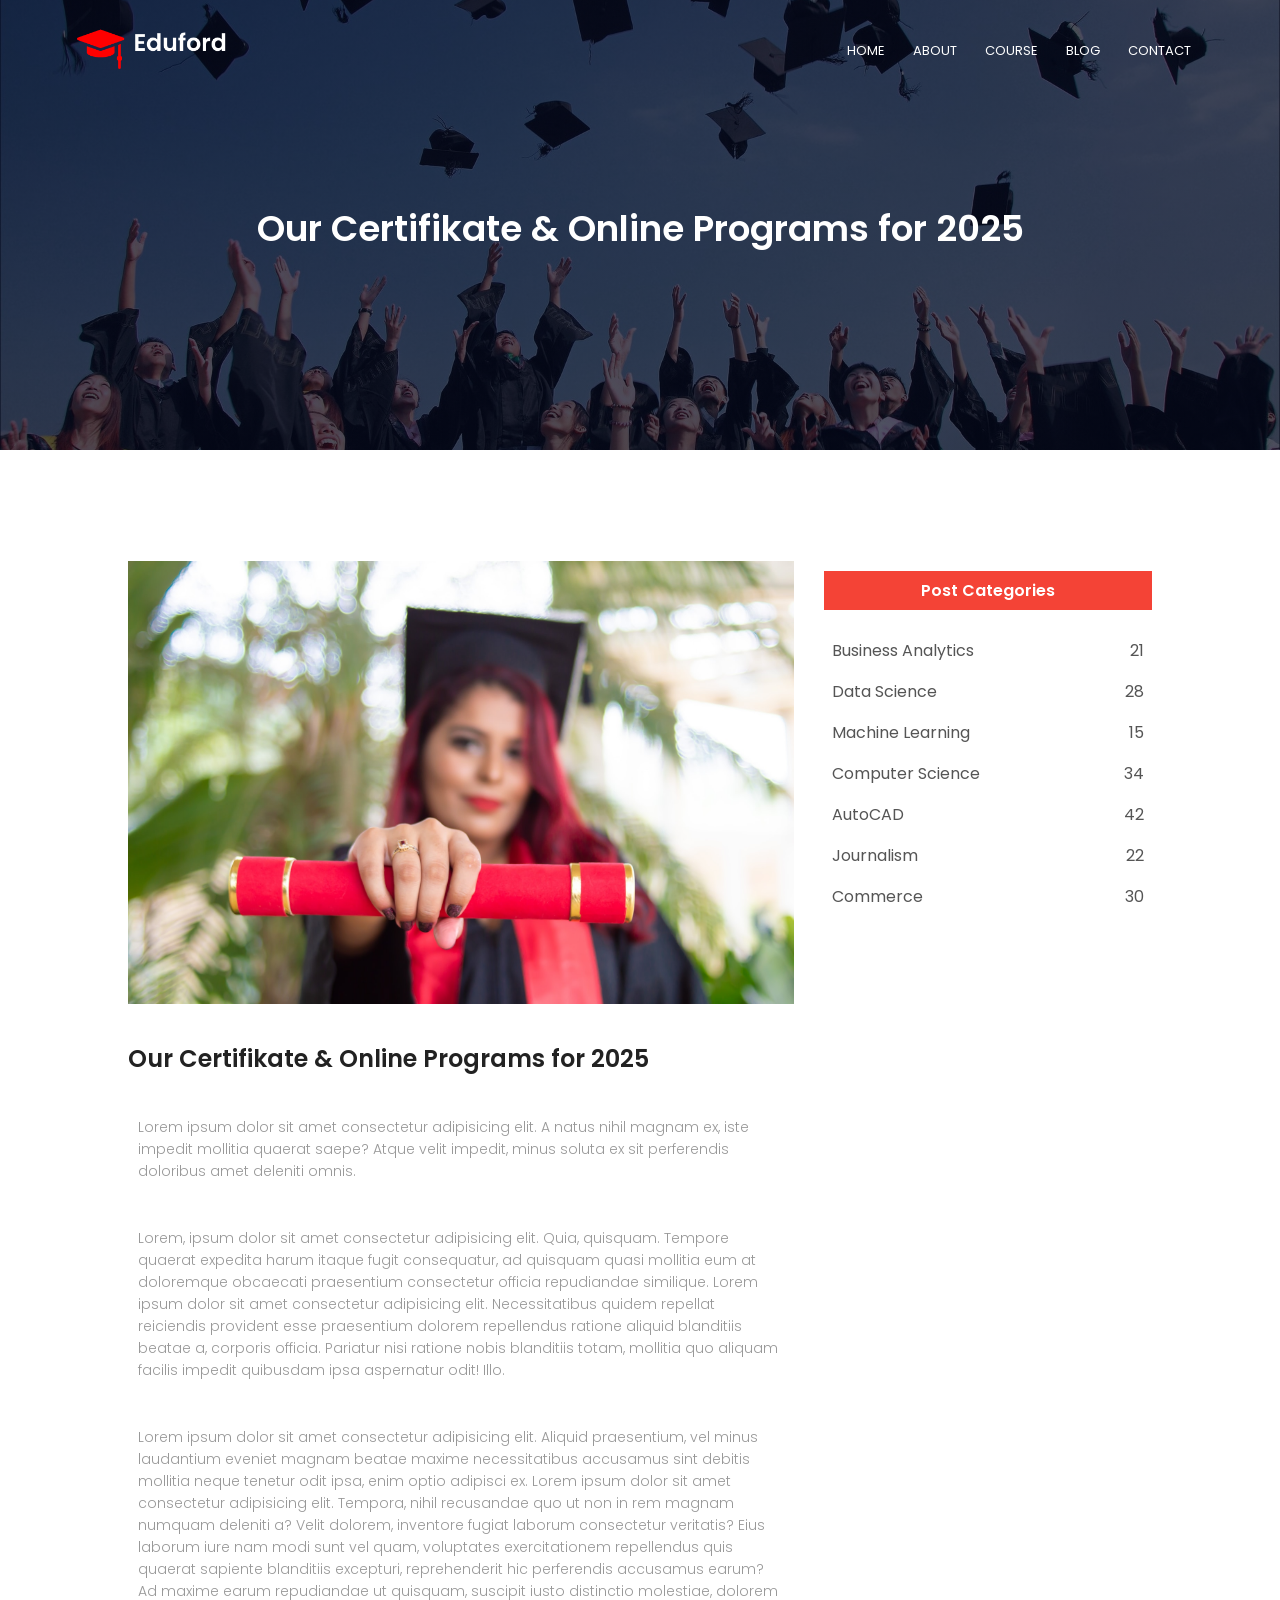
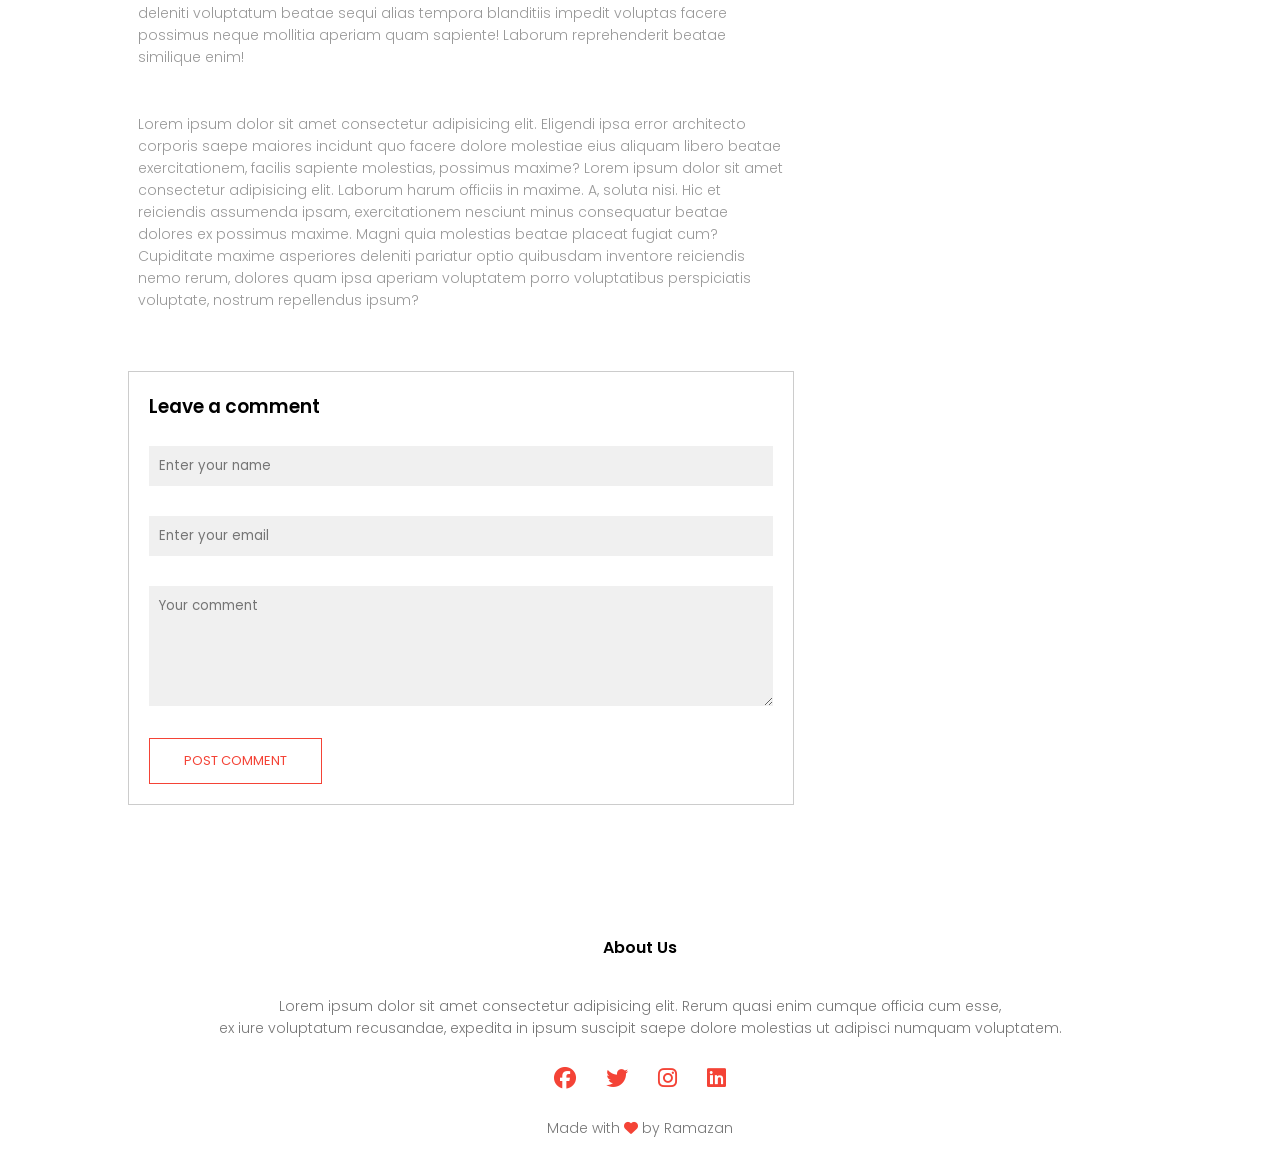
<file: 1_Multi Page Website Using HTML & CSS/blog.html>
<!DOCTYPE html>
<html lang="en">
  <head>
    <meta charset="UTF-8" />
    <!--Google fonts-->
    <meta name="viewport" content="width=device-width, initial-scale=1.0" />
    <link rel="preconnect" href="https://fonts.googleapis.com" />
    <link rel="preconnect" href="https://fonts.gstatic.com" crossorigin />
    <link
      href="https://fonts.googleapis.com/css2?family=Poppins:ital,wght@0,100;0,300;0,400;0,500;0,600;0,700;1,100&family=Roboto&display=swap"
      rel="stylesheet"
    />
    <!--Font awesome und Style datei-->
    <link
      rel="stylesheet"
      href="https://cdnjs.cloudflare.com/ajax/libs/font-awesome/6.7.2/css/all.min.css"
    />
    <link rel="stylesheet" href="style.css" />
    <title>HTML & CSS | Full Responsive Multi Page Website</title>
  </head>
  <body>
    <!--Header Section-->
    <section class="sub-header">
      <nav>
        <a href="index.html"><img src="images/logo.png" alt="" /></a>

        <div class="nav-links" id="navLinks">
          <i class="fa fa-times" onclick="hideMenu()"></i>

          <ul>
            <li><a href="index.html">HOME</a></li>
            <li><a href="about.html">ABOUT</a></li>
            <li><a href="course.html">COURSE</a></li>
            <li><a href="blog.html">BLOG</a></li>
            <li><a href="contact.html">CONTACT</a></li>
          </ul>
        </div>
        <i class="fa fa-bars" onclick="showMenu()"></i>
      </nav>

      <h1>Our Certifikate & Online Programs for 2025</h1>
    </section>

    <!--blog page Section-->
    <section class="blog-content">
      <div class="row">
        <div class="blog-left">
          <img src="images/certificate.jpg" alt="" />
          <h2>Our Certifikate & Online Programs for 2025</h2>
          <p>
            Lorem ipsum dolor sit amet consectetur adipisicing elit. A natus
            nihil magnam ex, iste impedit mollitia quaerat saepe? Atque velit
            impedit, minus soluta ex sit perferendis doloribus amet deleniti
            omnis.
          </p>
          <br />
          <p>
            Lorem, ipsum dolor sit amet consectetur adipisicing elit. Quia,
            quisquam. Tempore quaerat expedita harum itaque fugit consequatur,
            ad quisquam quasi mollitia eum at doloremque obcaecati praesentium
            consectetur officia repudiandae similique. Lorem ipsum dolor sit
            amet consectetur adipisicing elit. Necessitatibus quidem repellat
            reiciendis provident esse praesentium dolorem repellendus ratione
            aliquid blanditiis beatae a, corporis officia. Pariatur nisi ratione
            nobis blanditiis totam, mollitia quo aliquam facilis impedit
            quibusdam ipsa aspernatur odit! Illo.
          </p>
          <br />
          <p>
            Lorem ipsum dolor sit amet consectetur adipisicing elit. Aliquid
            praesentium, vel minus laudantium eveniet magnam beatae maxime
            necessitatibus accusamus sint debitis mollitia neque tenetur odit
            ipsa, enim optio adipisci ex. Lorem ipsum dolor sit amet consectetur
            adipisicing elit. Tempora, nihil recusandae quo ut non in rem magnam
            numquam deleniti a? Velit dolorem, inventore fugiat laborum
            consectetur veritatis? Eius laborum iure nam modi sunt vel quam,
            voluptates exercitationem repellendus quis quaerat sapiente
            blanditiis excepturi, reprehenderit hic perferendis accusamus earum?
            Ad maxime earum repudiandae ut quisquam, suscipit iusto distinctio
            molestiae, dolorem deleniti voluptatum beatae sequi alias tempora
            blanditiis impedit voluptas facere possimus neque mollitia aperiam
            quam sapiente! Laborum reprehenderit beatae similique enim!
          </p>
          <br />
          <p>
            Lorem ipsum dolor sit amet consectetur adipisicing elit. Eligendi
            ipsa error architecto corporis saepe maiores incidunt quo facere
            dolore molestiae eius aliquam libero beatae exercitationem, facilis
            sapiente molestias, possimus maxime? Lorem ipsum dolor sit amet
            consectetur adipisicing elit. Laborum harum officiis in maxime. A,
            soluta nisi. Hic et reiciendis assumenda ipsam, exercitationem
            nesciunt minus consequatur beatae dolores ex possimus maxime. Magni
            quia molestias beatae placeat fugiat cum? Cupiditate maxime
            asperiores deleniti pariatur optio quibusdam inventore reiciendis
            nemo rerum, dolores quam ipsa aperiam voluptatem porro voluptatibus
            perspiciatis voluptate, nostrum repellendus ipsum?
          </p>
          <!--comment-->
          <div class="comment-box">
            <h3>Leave a comment</h3>
            <form class="comment-form">
              <input type="text" placeholder="Enter your name" />
              <input type="email" placeholder="Enter your email" />
              <textarea rows="5" placeholder="Your comment"></textarea>
              <button type="submit" class="hero-btn red-btn">
                POST COMMENT
              </button>
            </form>
          </div>
        </div>

        <div class="blog-right">
          <h3>Post Categories</h3>

          <div>
            <span>Business Analytics</span>
            <span>21</span>
          </div>

          <div>
            <span>Data Science</span>
            <span>28</span>
          </div>

          <div>
            <span>Machine Learning</span>
            <span>15</span>
          </div>

          <div>
            <span>Computer Science</span>
            <span>34</span>
          </div>

          <div>
            <span>AutoCAD</span>
            <span>42</span>
          </div>

          <div>
            <span>Journalism</span>
            <span>22</span>
          </div>

          <div>
            <span>Commerce</span>
            <span>30</span>
          </div>
        </div>
      </div>
    </section>

    <!--Footer Section-->
    <sec class="footer">
      <h4>About Us</h4>
      <p>
        Lorem ipsum dolor sit amet consectetur adipisicing elit. Rerum quasi
        enim cumque officia cum esse, <br />
        ex iure voluptatum recusandae, expedita in ipsum suscipit saepe dolore
        molestias ut adipisci numquam voluptatem.
      </p>

      <div class="icons">
        <i class="fa-brands fa-facebook"></i>
        <i class="fa-brands fa-twitter"></i>
        <i class="fa-brands fa-instagram"></i>
        <i class="fa-brands fa-linkedin"></i>
      </div>

      <p>Made with <i class="fa-solid fa-heart"></i> by Ramazan</p>
    </sec>

    <!--javascript-->
    <script>
      var navLinks = document.getElementById("navLinks");
      function showMenu() {
        navLinks.style.right = "0";
      }
      function hideMenu() {
        navLinks.style.right = "-200px";
      }
    </script>
  </body>
</html>
</file>
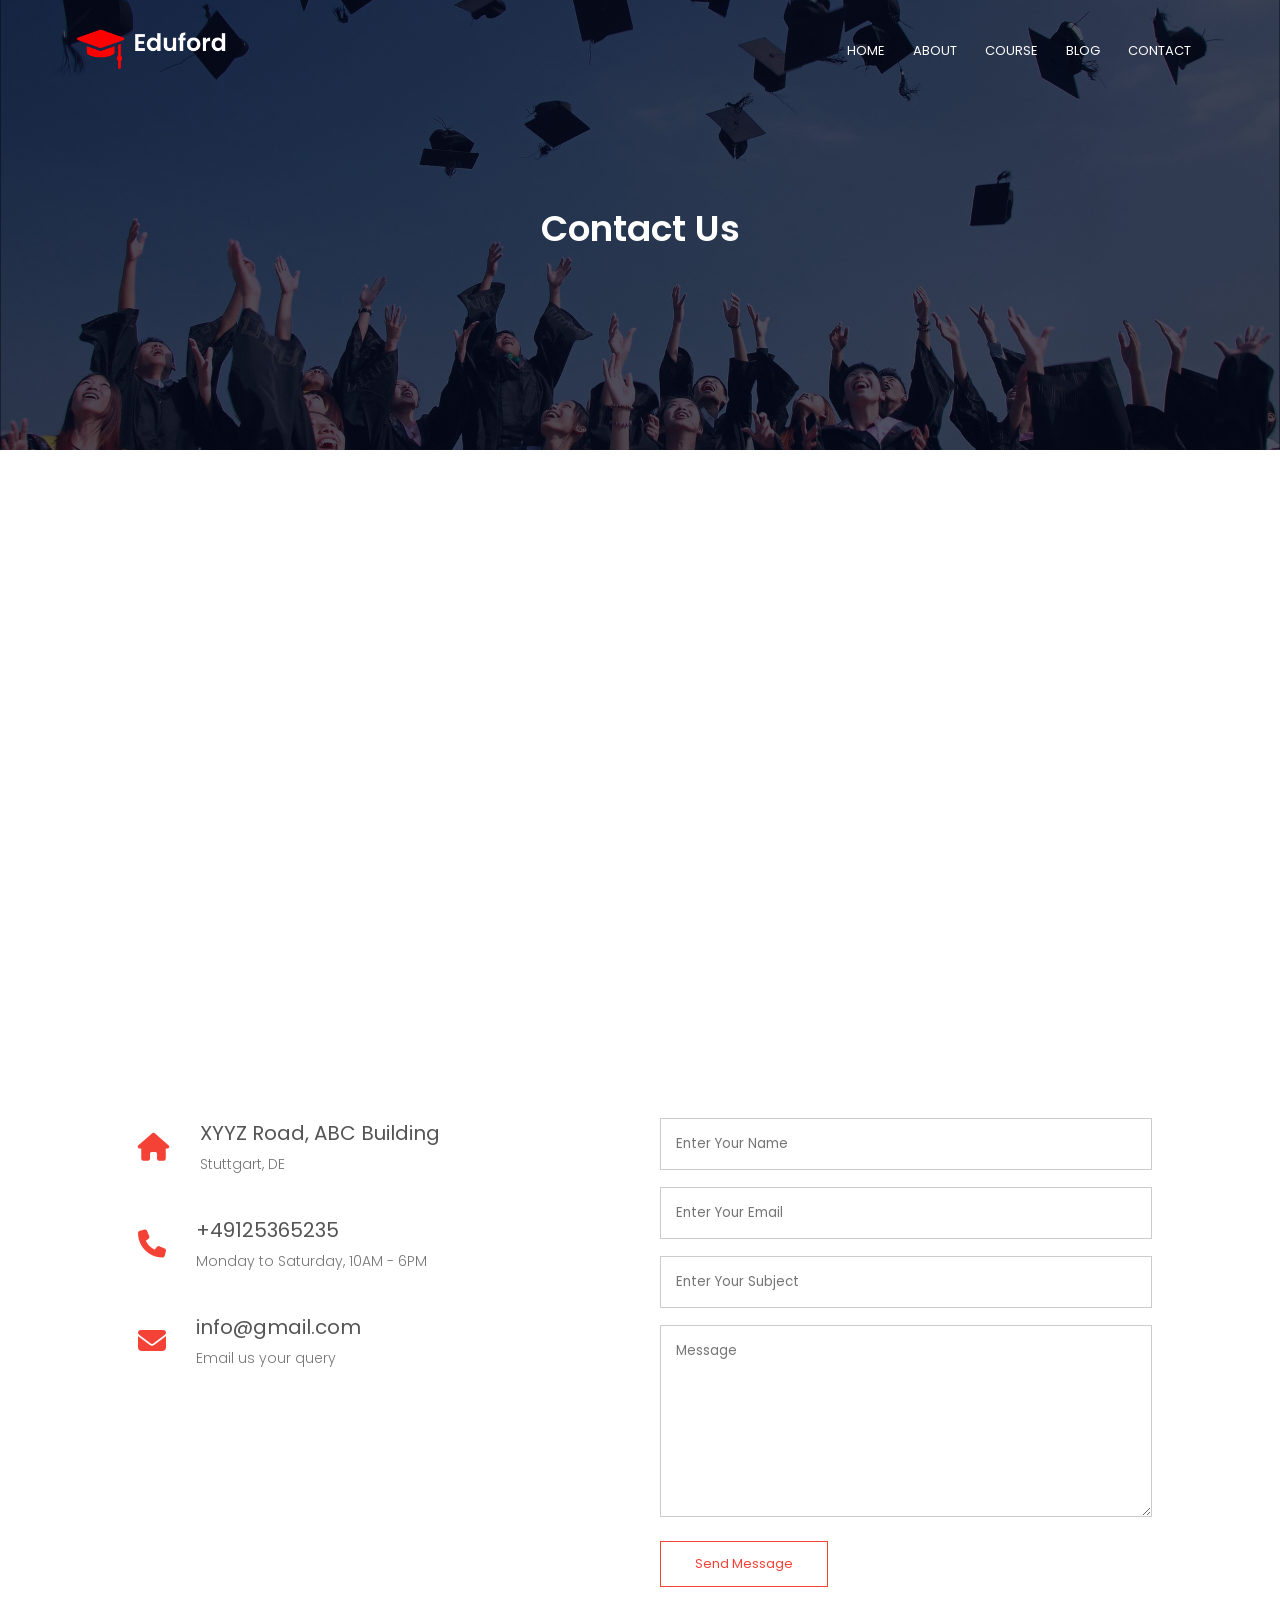
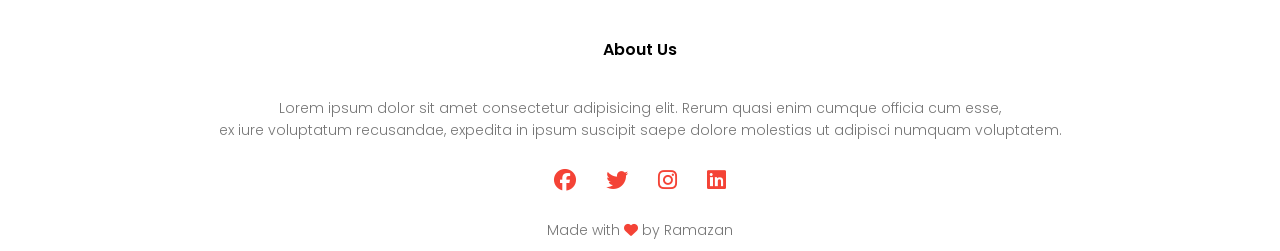
<file: 1_Multi Page Website Using HTML & CSS/contact.html>
<!DOCTYPE html>
<html lang="en">
  <head>
    <meta charset="UTF-8" />
    <!--Google fonts-->
    <meta name="viewport" content="width=device-width, initial-scale=1.0" />
    <link rel="preconnect" href="https://fonts.googleapis.com" />
    <link rel="preconnect" href="https://fonts.gstatic.com" crossorigin />
    <link
      href="https://fonts.googleapis.com/css2?family=Poppins:ital,wght@0,100;0,300;0,400;0,500;0,600;0,700;1,100&family=Roboto&display=swap"
      rel="stylesheet"
    />
    <!--Font awesome und Style datei-->
    <link
      rel="stylesheet"
      href="https://cdnjs.cloudflare.com/ajax/libs/font-awesome/6.7.2/css/all.min.css"
    />
    <link rel="stylesheet" href="style.css" />
    <title>HTML & CSS | Full Responsive Multi Page Website</title>
  </head>
  <body>
    <!--Header Section-->
    <section class="sub-header">
      <nav>
        <a href="index.html"><img src="images/logo.png" alt="" /></a>

        <div class="nav-links" id="navLinks">
          <i class="fa fa-times" onclick="hideMenu()"></i>

          <ul>
            <li><a href="index.html">HOME</a></li>
            <li><a href="about.html">ABOUT</a></li>
            <li><a href="course.html">COURSE</a></li>
            <li><a href="blog.html">BLOG</a></li>
            <li><a href="contact.html">CONTACT</a></li>
          </ul>
        </div>
        <i class="fa fa-bars" onclick="showMenu()"></i>
      </nav>

      <h1>Contact Us</h1>

      
    </section>

    <!--contact us content Section-->
    <section class="location">
      <iframe src="https://www.google.com/maps/embed?pb=!1m18!1m12!1m3!1d84132.54348593575!2d9.09464341769663!3d48.77917955890389!2m3!1f0!2f0!3f0!3m2!1i1024!2i768!4f13.1!3m3!1m2!1s0x4799db34c1ad8fd3%3A0x79d5c11c7791cfe4!2sStuttgart!5e0!3m2!1sde!2sde!4v1735989317263!5m2!1sde!2sde" width="600" height="450" style="border:0;" allowfullscreen="" loading="lazy" referrerpolicy="no-referrer-when-downgrade"></iframe>
    </section>

    <section class="contact-us">
      <div class="row">
        <div class="contact-col">

          <div>
            <i class="fa-solid fa-house"></i>
            <span>
              <h5>XYYZ Road, ABC Building</h5>
              <p>Stuttgart, DE</p>
            </span>
          </div>

          <div>
            <i class="fa-solid fa-phone"></i>
            <span>
              <h5>+49125365235</h5>
              <p>Monday to Saturday, 10AM - 6PM</p>
            </span>
          </div>

          <div>
            <i class="fa-solid fa-envelope"></i>
            <span>
              <h5>info@gmail.com</h5>
              <p>Email us your query</p>
            </span>
          </div>

        </div>



        <div class="contact-col">
          <form action="form-handler.php" method="post">
            <input type="text" name="name" placeholder="Enter Your Name" required />
            <input type="email" name="email" placeholder="Enter Your Email" required />
            <input type="text" name="subject" placeholder="Enter Your Subject" required />
            <textarea rows="8" name="message" placeholder="Message" required></textarea>
            <button type="submit" class="hero-btn red-btn">Send Message</button>
          </form>
        </div>
      </div>
    </section>
    

   

   

   

   


    <!--Footer Section-->
    <sec class="footer">
      <h4>About Us</h4>
      <p>
        Lorem ipsum dolor sit amet consectetur adipisicing elit. Rerum quasi
        enim cumque officia cum esse, <br />
        ex iure voluptatum recusandae, expedita in ipsum suscipit saepe dolore
        molestias ut adipisci numquam voluptatem.
      </p>

      <div class="icons">
        <i class="fa-brands fa-facebook"></i>
        <i class="fa-brands fa-twitter"></i>
        <i class="fa-brands fa-instagram"></i>
        <i class="fa-brands fa-linkedin"></i>
      </div>

      <p>Made with <i class="fa-solid fa-heart"></i> by Ramazan</p>
    </sec>

    <!--javascript-->
    <script>
      var navLinks = document.getElementById("navLinks");
      function showMenu() {
        navLinks.style.right = "0";
      }
      function hideMenu() {
        navLinks.style.right = "-200px";
      }
    </script>
  </body>
</html>
</file>
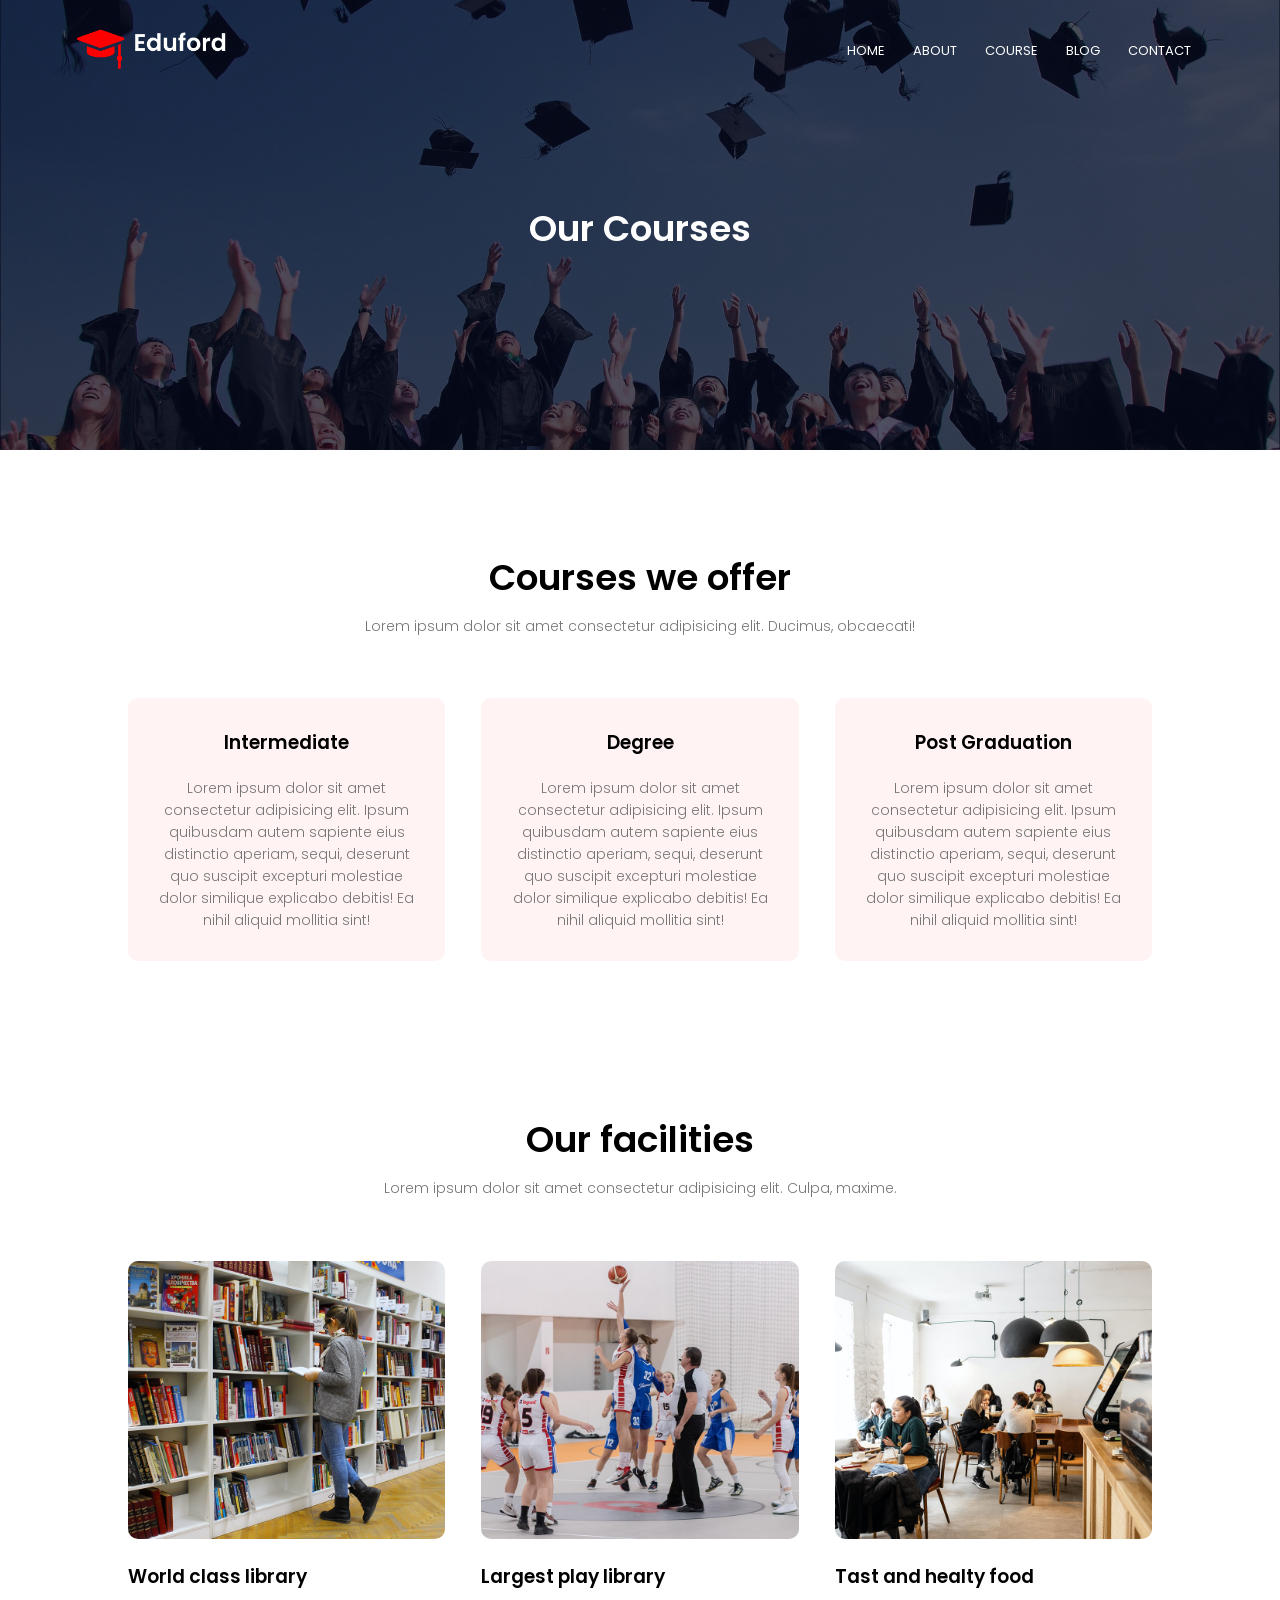
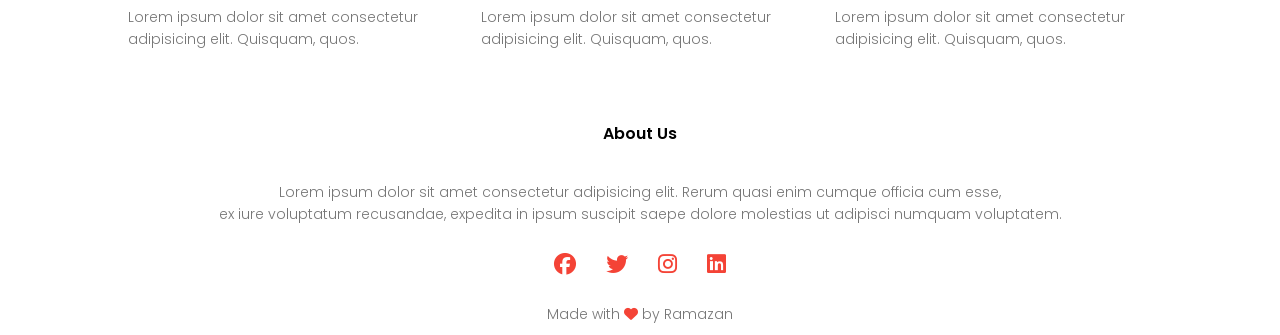
<file: 1_Multi Page Website Using HTML & CSS/course.html>
<!DOCTYPE html>
<html lang="en">
  <head>
    <meta charset="UTF-8" />
    <!--Google fonts-->
    <meta name="viewport" content="width=device-width, initial-scale=1.0" />
    <link rel="preconnect" href="https://fonts.googleapis.com" />
    <link rel="preconnect" href="https://fonts.gstatic.com" crossorigin />
    <link
      href="https://fonts.googleapis.com/css2?family=Poppins:ital,wght@0,100;0,300;0,400;0,500;0,600;0,700;1,100&family=Roboto&display=swap"
      rel="stylesheet"
    />
    <!--Font awesome und Style datei-->
    <link
      rel="stylesheet"
      href="https://cdnjs.cloudflare.com/ajax/libs/font-awesome/6.7.2/css/all.min.css"
    />
    <link rel="stylesheet" href="style.css" />
    <title>HTML & CSS | Full Responsive Multi Page Website</title>
  </head>
  <body>
    <!--Header Section-->
    <section class="sub-header">
      <nav>
        <a href="index.html"><img src="images/logo.png" alt="" /></a>

        <div class="nav-links" id="navLinks">
          <i class="fa fa-times" onclick="hideMenu()"></i>

          <ul>
            <li><a href="index.html">HOME</a></li>
            <li><a href="about.html">ABOUT</a></li>
            <li><a href="course.html">COURSE</a></li>
            <li><a href="blog.html">BLOG</a></li>
            <li><a href="contact.html">CONTACT</a></li>
          </ul>
        </div>
        <i class="fa fa-bars" onclick="showMenu()"></i>
      </nav>

      <h1>Our Courses</h1>

      
    </section>

    <!--course Section-->
    <section class="course">
      <h1>Courses we offer</h1>
      <p>
        Lorem ipsum dolor sit amet consectetur adipisicing elit. Ducimus,
        obcaecati!
      </p>

      <div class="row">
        <div class="course-col">
          <h3>Intermediate</h3>
          <p>
            Lorem ipsum dolor sit amet consectetur adipisicing elit. Ipsum
            quibusdam autem sapiente eius distinctio aperiam, sequi, deserunt
            quo suscipit excepturi molestiae dolor similique explicabo debitis!
            Ea nihil aliquid mollitia sint!
          </p>
        </div>
        <div class="course-col">
          <h3>Degree</h3>
          <p>
            Lorem ipsum dolor sit amet consectetur adipisicing elit. Ipsum
            quibusdam autem sapiente eius distinctio aperiam, sequi, deserunt
            quo suscipit excepturi molestiae dolor similique explicabo debitis!
            Ea nihil aliquid mollitia sint!
          </p>
        </div>
        <div class="course-col">
          <h3>Post Graduation</h3>
          <p>
            Lorem ipsum dolor sit amet consectetur adipisicing elit. Ipsum
            quibusdam autem sapiente eius distinctio aperiam, sequi, deserunt
            quo suscipit excepturi molestiae dolor similique explicabo debitis!
            Ea nihil aliquid mollitia sint!
          </p>
        </div>
      </div>
    </section>

     <!--Facilities Section-->
     <section class="facilities">
      <h1>Our facilities</h1>
      <p>
        Lorem ipsum dolor sit amet consectetur adipisicing elit. Culpa, maxime.
      </p>

      <div class="row">
        <div class="facilities-col">
          <img src="images/library.png" alt="" />
          <h3>World class library</h3>
          <p>
            Lorem ipsum dolor sit amet consectetur adipisicing elit. Quisquam,
            quos.
          </p>
        </div>

        <div class="facilities-col">
          <img src="images/basketball.png" alt="" />
          <h3>Largest play library</h3>
          <p>
            Lorem ipsum dolor sit amet consectetur adipisicing elit. Quisquam,
            quos.
          </p>
        </div>

        <div class="facilities-col">
          <img src="images/cafeteria.png" alt="" />
          <h3>Tast and healty food</h3>
          <p>
            Lorem ipsum dolor sit amet consectetur adipisicing elit. Quisquam,
            quos.
          </p>
        </div>
      </div>
    </section>
    

   

   

   

   


    <!--Footer Section-->
    <sec class="footer">
      <h4>About Us</h4>
      <p>
        Lorem ipsum dolor sit amet consectetur adipisicing elit. Rerum quasi
        enim cumque officia cum esse, <br />
        ex iure voluptatum recusandae, expedita in ipsum suscipit saepe dolore
        molestias ut adipisci numquam voluptatem.
      </p>

      <div class="icons">
        <i class="fa-brands fa-facebook"></i>
        <i class="fa-brands fa-twitter"></i>
        <i class="fa-brands fa-instagram"></i>
        <i class="fa-brands fa-linkedin"></i>
      </div>

      <p>Made with <i class="fa-solid fa-heart"></i> by Ramazan</p>
    </sec>

    <!--javascript-->
    <script>
      var navLinks = document.getElementById("navLinks");
      function showMenu() {
        navLinks.style.right = "0";
      }
      function hideMenu() {
        navLinks.style.right = "-200px";
      }
    </script>
  </body>
</html>
</file>
<file: 1_Multi Page Website Using HTML & CSS/style.css>
* {
  margin: 0;
  padding: 0;
  font-family: "Poppins", serif;
}
/*Header Section*/
.header {
  min-height: 100vh;
  width: 100%;
  background-image: linear-gradient(rgba(4, 9, 30, 0.7), rgba(4, 9, 30, 0.7)),
    url(images/banner.png);
  background-position: center;
  background-size: cover;
  position: relative;
}

nav {
  display: flex;
  padding: 2% 6%;
  justify-content: space-between;
  align-items: center;
}

nav img {
  width: 150px;
}

.nav-links {
  flex: 1;
  text-align: right;
}

.nav-links ul li {
  list-style: none;
  display: inline-block;
  padding: 8px 12px;
  position: relative;
}

.nav-links ul li a {
  color: #fff;
  text-decoration: none;
  font-size: 13px;
}

.nav-links ul li::after {
  content: "";
  width: 0%;
  height: 2px;
  background: #f44336;
  display: block;
  margin: auto;
  transition: 0.5s;
}

.nav-links ul li:hover::after {
  width: 100%;
  transition: 0.5s;
}

.text-box {
  width: 90%;
  color: #fff;
  position: absolute;
  top: 50%;
  left: 50%;
  transform: translate(-50%, -50%);
  text-align: center;
}

.text-box h1 {
  font-size: 62px;
}

.text-box p {
  margin: 10px 0 40px;
  font-size: 14px;
  color: #fff;
}

.hero-btn {
  display: inline-block;
  text-decoration: none;
  color: #fff;
  border: 1px solid #fff;
  padding: 12px 34px;
  font-size: 13px;
  background: transparent;
  position: relative;
  cursor: pointer;
}

.hero-btn:hover {
  border: 1px solid #f44336;
  background: #f44336;
  transition: 1s;
}

nav .fa {
  display: none;
}

@media (max-width: 700px) {
  .text-box h1 {
    font-size: 20px;
  }

  .nav-links ul li {
    display: block;
  }
  .nav-links {
    position: fixed;
    background: #f44336;
    height: 100vh;
    width: 200px;
    top: 0;
    right: -200px;
    text-align: left;
    z-index: 2;
    transition: 1s;
  }
  nav .fa {
    display: block;
    color: #fff;
    margin: 10px;
    font-size: 22px;
    cursor: pointer;
  }
  .nav-links ul {
    padding: 30px;
  }
}

/*Course Section*/
.course {
  width: 80%;
  margin: auto;
  text-align: center;
  padding-top: 100px;
}
h1 {
  font-size: 36px;
  font-weight: 600;
}

p {
  color: #777;
  font-size: 14px;
  font-weight: 300;
  line-height: 22px;
  padding: 10px;
}

.row {
  margin-top: 5%;
  display: flex;
  justify-content: space-between;
}

.course-col {
  flex-basis: 31%;
  background: #fff3f3;
  border-radius: 10px;
  margin-bottom: 5%;
  padding: 20px 12px;
  box-sizing: border-box;
  transition: 0.5s;
}

h3 {
  text-align: center;
  font-weight: 600;
  margin: 10px 0;
}

.course-col:hover {
  box-shadow: 0 0 20px 0px rgba(0, 0, 0, 0.2);
}

@media (max-width: 700px) {
  .row {
    flex-direction: column;
  }
}

/*Campus Section*/

.campus {
  width: 80%;
  margin: auto;
  text-align: center;
  padding-top: 50px;
}

.campus-col {
  flex-basis: 32%;
  border-radius: 10px;
  margin-bottom: 30px;
  position: relative;
  overflow: hidden;
}

.campus-col img {
  width: 100%;
  display: block;
}

.layer {
  background: transparent;
  height: 100%;
  width: 100%;
  position: absolute;
  top: 0;
  left: 0;
  transition: 0.5s;
}

.layer:hover {
  background: rgba(226, 0, 0, 0.7);
}

.layer h3 {
  width: 100%;
  font-weight: 500;
  color: #fff;
  font-size: 26px;
  bottom: 0;
  left: 50%;
  transform: translateX(-50%);
  position: absolute;
  transition: 0.5s;
}

.layer:hover h3 {
  bottom: 49%;
  opacity: 1;
}

/*Facilities Section*/

.facilities {
  width: 80%;
  margin: auto;
  text-align: center;
  padding-top: 100px;
}

.facilities-col {
  flex-basis: 31%;
  border-radius: 10px;
  margin-bottom: 5%;
  text-align: left;
}

.facilities-col img {
  width: 100%;
  border-radius: 10px;
}

.facilities-col p {
  padding: 0;
}

.facilities-col h3 {
  margin-top: 16px;
  margin-bottom: 15px;
  text-align: left;
}

/*Testimonials Section*/

.testimonials {
  width: 80%;
  margin: auto;
  padding-top: 100px;
  text-align: center;
}

.testimonial-col {
  flex-basis: 44%;
  border-radius: 10px;
  margin-bottom: 5%;
  text-align: left;
  background: #fff3f3;
  padding: 25px;
  cursor: pointer;
  display: flex;
}

.testimonial-col img {
  height: 40px;
  margin-left: 5px;
  margin-right: 30px;
  border-radius: 50%;
}

.testimonial-col p {
  padding: 0;
}

.testimonial-col h3 {
  margin-top: 15px;
  text-align: left;
}

.testimonial-col .fa {
  color: #f44336;
}

@media (max-width: 700px) {
  .testimonial-col img {
    margin-left: 0px;
    margin-right: 15px;
  }
}

/*call to action Section*/

.cta {
  margin: 100px auto;
  width: 80%;
  background-image: linear-gradient(rgba(0, 0, 0, 0.7), rgba(0, 0, 0, 0.7)),
    url(images/banner2.jpg);
  background-position: center;
  background-size: cover;
  border-radius: 10px;
  text-align: center;
  padding: 100px 0;
}

.cta h1 {
  color: #fff;
  margin-bottom: 40px;
  padding: 0;
}

@media (max-width: 700px) {
  .cta h1 {
    font-size: 24px;
  }
}

/*Footer Section*/

.footer {
  width: 100%;
  text-align: center;
  padding: 30px 0;
}

.footer h4 {
  margin-bottom: 25px;
  margin-top: 20px;
  font-weight: 600;
}

.icons .fa-brands {
  color: #f44336;
  margin: 0 13px;
  cursor: pointer;
  padding: 18px 0;
  font-size: 22px;
}

.fa-heart {
  color: #f44336;
}

/*About us page*/
.sub-header {
  height: 50vh;
  width: 100%;
  background-image: linear-gradient(rgba(4, 9, 30, 0.7), rgba(4, 9, 30, 0.7)),
    url(images/background.jpg);
  background-position: center;
  background-size: cover;
  text-align: center;
  color: #fff;
}

.sub-header h1 {
  margin-top: 100px;
}

.about-us {
  width: 80%;
  margin: auto;
  padding-top: 80px;
  padding-bottom: 50px;
}

.about-col {
  flex-basis: 48%;
  padding: 30px 2px;
}

.about-col img {
  width: 100%;
  border-radius: 10px;
}

.about-col h1 {
  padding-top: 0;
}

.about-col p {
  padding: 15px 0 25px;
}

.red-btn {
  border: 1px solid #f44336;
  background: transparent;
  color: #f44336;
}
.red-btn:hover {
  color: #fff;
}

/*blog*/
.blog-content {
  width: 80%;
  margin: auto;
  padding: 60px 0;
}

.blog-left {
  flex-basis: 65%;
}

.blog-left img {
  width: 100%;
}

.blog-left h2 {
  color: #222;
  font-weight: 600;
  margin: 30px 0;
}

.blog-left p {
  color: #999;
  font-size: 14px;
}

.blog-right {
  flex-basis: 32%;
}

.blog-right h3 {
  background: #f44336;
  color: #fff;
  padding: 7px 0;
  font-size: 16px;
  margin-bottom: 20px;
}

.blog-right div {
  display: flex;
  align-items: center;
  justify-content: space-between;
  color: #555;
  padding: 8px;
  box-sizing: border-box;
}

/*comment*/
.comment-box {
  border: 1px solid #ccc;
  margin: 50px 0;
  padding: 10px 20px;
}

.comment-box h3 {
  text-align: left;
}

.comment-form input,
.comment-form textarea {
  width: 100%;
  padding: 10px;
  margin: 15px 0;
  box-sizing: border-box;
  border: none;
  outline: none;
  background: #f0f0f0;
}

.comment-form button {
  margin: 10px 0;
}

@media (max-width: 700px) {
  .sub-header h1 {
    font-size: 24px;
  }
}

/*contact*/
.location {
  width: 80%;
  margin: auto;
  padding: 80px 0;
}

.location iframe {
  width: 100%;
}
.contact-us {
  width: 80%;
  margin: auto;
}
.contact-col{
  flex-basis: 48%;
  margin-bottom: 30px;
}

.contact-col div{
  display: flex;
  align-items: center;
  margin-bottom: 40px;
}

.contact-col div .fa-solid{
  font-size: 28px;
  color: #f44336;
  margin: 10px;
  margin-right: 30px;
}
.contact-col div p {
  padding: 0;

}

.contact-col div h5{
  font-size: 20px;
  margin-bottom: 5px;
  color: #555;
  font-weight: 400;
}

.contact-col input,
.contact-col textarea {
  width: 100%;
  padding: 15px;
  margin-bottom: 17px;
  outline: none;
  border: 1px solid #ccc;
  box-sizing: border-box;
  
}
</file>
<file: 2_Fruits And Vegetables Website/style.css>
/* Google Fonts */
@import url("https://fonts.googleapis.com/css2?family=Poppins:wght@200;300;400;500;600;700;900&display=swap");
/* Global Styles */
* {
  font-family: "Poppins", sans-serif; /* Clean and modern font choice */
  margin: 0;
  padding: 0;
  box-sizing: border-box;
  list-style: none;
  text-decoration: none;
  scroll-padding-top: 2rem;
  scroll-behavior: smooth;
}
/* Color Palette */
:root {
  --green-color: #3cb815; /* Represents freshness and organic appeal */
  --light-green-color: #c0eb7b; /* Light green for accents and highlights */
  --orange-color: #ff7e00; /* Warm orange for call-to-action buttons */
  --light-orange-color: #f75f1d; /* Interactive hover states */
  --text-color: #1a2428; /* Dark text for readability */
  --bg-color: #fff; /* Clean, white background */
}

/*custom scroll bar*/
::-webkit-scrollbar {
  width: 0.9rem;
  background: var(--light-green-color);
}
::-webkit-scrollbar-thumb {
  width: 0.9rem;
  background: var(--green-color);
  border-radius: 5rem;
}

section {
  padding: 4.5rem 0 1.5rem;
}

img {
  width: 100%;
}
body {
  color: var(--text-color);
}
header {
  position: absolute;
  width: 100%;
  top: 0;
  right: 0;
  z-index: 1000;
  display: flex;
  align-items: center;
  justify-content: space-between;
  background: var(--bg-color);
  box-shadow: 0 8px 11px rgb(14, 55, 54 / 15%);
  padding: 20px 100px;
  transition: 0.5s;
}

.profile {
  display: flex;
  align-items: center;
  column-gap: 0.5rem;
  cursor: pointer;
}

.profile img {
  width: 40px;
  height: 40px;
  border-radius: 50%;
  object-fit: cover;
  object-position: center;
}

.profile span {
  font-size: 13px;
  font-weight: 500;
}

.logo {
  display: flex;
  align-items: center;
  font-size: 1.1rem;
  font-weight: 600;
  color: var(--text-color);
  column-gap: 0.5rem;
}

.logo .bx {
  font-size: 24px;
  color: var(--orange-color);
}

.navbar {
  display: flex;
  column-gap: 0.5rem;
}

.navbar a {
  font-size: 1rem;
  font-weight: 500;
  color: var(--text-color);
  padding: 0.5rem 1rem;
}

.navbar a:hover,
.navbar .home-active {
  background: var(--green-color);
  border-radius: 5rem;
  color: var(--bg-color);
  transition: background 0.5s;
}

#menu-icon {
  font-size: 24px;
  cursor: pointer;
  z-index: 10001;
  display: none;
}

/*home*/
.container {
  position: relative;
  width: 100%;
  min-height: 640px;
  display: flex;
  align-items: center;
  background: url(img/background.png);
  background-repeat: no-repeat;
  background-size: cover;
  background-position: center;
  overflow: hidden;
}

.container img {
  width: 400px;
  position: absolute;
  bottom: -500px;
  right: 200px;
}

.home-text {
  padding: 0 150px;
}

.home-text span {
  font-weight: 400;
  text-transform: uppercase;
  color: var(--green-color);
}

.home-text h1 {
  font-size: 2.4rem;
  font-weight: 700;
  margin-bottom: 1rem;
}

.btn {
  padding: 0.6rem 1rem;
  background: var(--green-color);
  color: var(--bg-color);
  font-weight: 400;
  border-radius: 5rem;
  display: flex;
  align-items: center;
  justify-content: space-between;
  column-gap: 0.5rem;
  max-width: 160px;
}

.btn .bx {
  padding: 4px;
  background: var(--bg-color);
  color: var(--text-color);
  border-radius: 1rem;
  font-size: 20px;
  margin: auto;
}

.btn:hover {
  background: var(--light-orange-color);
  transition: 0.2s ease;
}

.swiper-button-next {
  background: url(img/right-arrow.png);
  background-repeat: no-repeat;
  background-size: 100% auto;
  background-position: center;
  margin-right: 20px;
}

.swiper-button-next::after {
  display: none;
}

.swiper-button-prev {
  background: url(img/left-arrow.png);
  background-repeat: no-repeat;
  background-size: 100% auto;
  background-position: center;
  margin-left: 20px;
}

.swiper-button-prev::after {
  display: none;
}

/*categories*/
.heading {
  display: flex;
  justify-content: space-between;
  align-items: center;
}

.heading h1 {
  font-size: 1.6rem;
  font-weight: 600;
}

.heading span {
  color: var(--green-color);
}

.categories {
  max-width: 968px;
  margin-left: auto;
  margin-right: auto;
}

.categories-container {
  display: grid;
  grid-template-columns: repeat(auto-fill, minmax(180px, auto));
  gap: 1rem;
  margin-top: 2rem;
}

.categories-container .box {
  position: relative;
  display: flex;
  flex-direction: column;
  align-items: center;
  padding: 20px;
  border-radius: 0.5rem;
}

.categories-container .box img {
  width: 100%;
  height: 100px;
  object-fit: contain;
  object-position: center;
}

.categories-container .box h2 {
  font-size: 1rem;
  font-weight: 600;
}

.categories-container .box span {
  font-size: 0.8rem;
  font-weight: 400;
  margin-bottom: 1rem;
}

.categories-container .box .bx {
  padding: 10px;
  background: var(--green-color);
  color: var(--bg-color);
  border-radius: 5rem;
  margin-top: 2rem;
  position: absolute;
  bottom: -8%;
  display: none;
}
.categories-container .box:hover .bx {
  display: block;
  transition: 0.2s all linear;
}

.categories-container .box .bx:hover {
  background: var(--light-orange-color);
  transition: 0.2s all linear;
}

.box1 {
  background: #fef4ea;
}
.box2 {
  background: #e9f4e3;
}
.box3 {
  background: #faeaea;
}
.box4 {
  background: #eeeef9;
}
.box5 {
  background: #f7f6d7;
}

/*products*/
.products {
  max-width: 968px;
  margin-left: auto;
  margin-right: auto;
}

.products-container {
  display: grid;
  grid-template-columns: repeat(auto-fill, minmax(260px, auto));
  gap: 1.5rem;
  margin-top: 2rem;
}

.products-container .box {
  padding: 20px;
  border-radius: 0.5rem;
  position: relative;
  box-shadow: rgba(0, 0, 0, 0.35) 0px 5px 15px;
}

.products-container .box:hover {
  background: var(--light-green-color);
}
.products-container .box img {
  width: 100%;
  height: 200px;
  object-fit: contain;
  object-position: center;
}

.products-container .box span {
  font-weight: 500;
  font-size: 13px;
}

.products-container .box h2 {
  font-size: 1.2rem;
  font-weight: 600;
}

.products-container .box .price {
  font-size: 1rem;
  font-weight: 600;
  margin-top: 0.5rem;
  color: var(--light-orange-color);
}

.products-container .box .price span {
  color: var(--text-color);
}

.products-container .box .bx-cart-alt {
  position: absolute;
  right: 0;
  bottom: 0;
  padding: 10px;
  background: var(--green-color);
  color: var(--bg-color);
  font-size: 20px;
  border-radius: 0.5rem 0 0.5rem 0;
}

.products-container .box .bx-cart-alt:hover {
  background: var(--orange-color);
  transition: 0.2s all linear;
}

.products-container .box .bx-heart {
  position: absolute;
  top: 1rem;
  right: 1rem;
  font-size: 20px;
  color: var(--light-orange-color);
}

.products-container .box .discount {
  position: absolute;
  top: 1rem;
  left: 0;
  background: var(--light-orange-color);
  color: var(--bg-color);
  padding: 4px 18px;
  clip-path: polygon(100% 0%, 75% 50%, 100% 100%, 0 100%, 0% 50%, 0 0);
}

/*about*/
.about {
  max-width: 968px;
  margin-left: auto;
  margin-right: auto;
  display: grid;
  grid-template-columns: repeat(auto-fill, minmax(21rem, auto));
  align-items: center;
  gap: 1.5rem;
}

.about-text span {
  font-weight: 600;
  text-transform: uppercase;
  color: var(--green-color);
}

.about-text p {
  margin: 0.5rem 0 1rem;
}

/*customers*/
.customers {
  max-width: 968px;
  margin-left: auto;
  margin-right: auto;
}
.customers h2 {
  text-align: center;
  font-size: 1.6rem;
  font-weight: 600;
}

.customers-container {
  display: grid;
  grid-template-columns: repeat(auto-fit, minmax(280px, auto));
  align-items: center;
  gap: 1.5rem;
  margin-top: 2rem;
}

.customers-container .box {
  padding: 20px;
  box-shadow: 1px 2px 11px 4px rgb(14, 55, 54 / 15%);
  border-radius: 0.5rem;
  border-bottom: 7px solid var(--green-color);
}

.customers-container .box:hover {
  transform: translateY(10px);
  transition: 0.2s all linear;
}

.customers-container .box .bx {
  font-size: 24px;
  color: var(--green-color);
}

.customers-container .box .stars .bx {
  font-size: 1rem;
  color: var(--light-orange-color);
}

.customers-container .box p {
  font-size: 0.938rem;
}

.review-profile {
  display: flex;
  align-items: center;
  margin-top: 1rem;
  column-gap: 0.5rem;
}

.review-profile img {
  width: 60px;
  height: 60px;
  border-radius: 50%;
  object-fit: cover;
  object-position: center;
}

.review-profile h3 {
  font-size: 1rem;
  font-weight: 600;
}

/*footer*/
.footer {
  max-width: 968px;
  margin-left: auto;
  margin-right: auto;
  display: grid;
  grid-template-columns: repeat(auto-fill, minmax(200px, auto));
  gap: 1.5rem;
  margin-top: 2rem;
  background: #fef4ea;
  border-radius: 0.5rem;
  padding: 20px;
}
.footer-box {
  display: flex;
  flex-direction: column;
}

.footer-box p {
  font-size: 0.938rem;
  margin: 0.5rem 0 1rem;
}

.social {
  display: flex;
  align-items: center;
  column-gap: 0.5rem;
}

.social .bx {
  padding: 10px;
  background: var(--bg-color);
  color: var(--green-color);
  border-radius: 5rem;
  font-size: 20px;
}

.social .bx:hover {
  background: var(--green-color);
  color: var(--bg-color);
  transition: 0.2s all;
}

.footer-box h2 {
  font-size: 1.1rem;
  font-weight: 600;
  margin-bottom: 1rem;
}

.footer-box a {
  color: #868a92;
  margin-bottom: 1rem;
}

.footer-box a:hover {
  color: var(--light-orange-color);
}

.footer-box form {
  border-bottom: 1px solid var(--text-color);
  padding: 10px;
  display: flex;
  align-items: center;
  column-gap: 0.5rem;
}

.footer-box form input {
  border: none;
  background: transparent;
  outline: none;
}

.footer-box form .bx {
  font-size: 20px;
  color: var(--light-orange-color);
  cursor: pointer;
}

.footer-box form .bxs-envelope {
  font-size: 20px;
  color: var(--green-color);
}

/*copyright*/
.copyright {
  text-align: center;
  padding: 20px;
}

/*responsive*/
@media (max-width: 1080px) {
  header {
    padding: 18px 60px;
  }
  .container img {
    right: 100px;
  }
  .home-text {
    padding: 0 100px;
  }
}

@media (max-width: 991px) {
  header {
    padding: 18px 4%;
  }
  section {
    padding: 50px 4%;
  }
  .home-text h1 {
    font-size: 2rem;
  }
  .home-text {
    padding: 0 5%;
  }
  .swiper-button-next,
  .swiper-button-prev {
    margin: 0;
  }
}

@media (max-width: 852px) {
  header {
    padding: 12px 4%;
  }
  #menu-icon {
    display: initial;
  }
  .navbar {
    position: absolute;
    top: -570px;
    left: 0;
    right: 0;
    display: flex;
    flex-direction: column;
    background: var(--bg-color);
    box-shadow: 4px 4px 0 4px rgb(15, 55, 54 / 15%);
    transition: 0.2s all linear;
    text-align: left;
  }
  .navbar a {
    padding: 1rem;
    margin: 1rem;
    display: block;
  }
  .navbar a:hover,
  .navbar .home-active {
    border-radius: 0.5rem;
    color: var(--bg-color);
  }
  .navbar.active {
    top: 100%;
  }
  .home-text h1 {
    font-size: 1.7rem;
  }
  .container img {
    width: 390px;
  }
  .btn {
    padding: 0.6rem 1.2rem;
  }
  .products-container {
    grid-template-columns: repeat(auto-fit, minmax(244px, auto));
  }
}

@media (max-width: 712px) {
  .container img {
    right: 20px;
  }
  .heading h1 {
    font-size: 1.2rem;
  }
  .about {
    grid-template-columns: repeat(auto-fit, minmax(20rem, auto));
  }
  .about img {
    order: 2;
  }
  .about-text {
    text-align: center;
    display: flex;
    flex-direction: column;
    align-items: center;
    justify-content: center;
  }
  .btn {
    max-width: 164px;
  }
  .customers h2 {
    font-size: 1.2rem;
  }
}

@media (max-width: 642px) {
  .container img {
    right: 0;
    width: 370px;
  }
}

@media (max-width: 546px) {
  .container img {
    right: 0;
    width: 370px;
    height: 820px;
    object-fit: contain;
  }
}

@media (max-width: 370px) {
  .logo {
    font-size: 1rem;
  }
  .profile img {
    width: 30px;
    height: 30px;
  }
  .profile span {
    font-size: 10px;
  }
  .home-text {
    padding-bottom: 17rem;
  }
  .home-text span {
    font-size: 0.8rem;
  }
  .home-text h1 {
    font-size: 1.4rem;
  }
  .heading {
    flex-direction: column;
    text-align: center;
  }
  .heading .btn{
    margin-top: 1rem;
  }
  .categories-container{
    gap: 1.5rem;
  }
  
}
</file>
<file: 4_Coffee Shop Website/style.css>
/* Google Fonts */
@import url("https://fonts.googleapis.com/css2?family=Poppins:wght@200;300;400;500;600;700&display=swap");
/* General Reset and Global Styles */
* {
  font-family: "Poppins", sans-serif; /* Clean and modern font */
  margin: 0;
  padding: 0;
  box-sizing: border-box;
  scroll-padding-top: 4rem;
  scroll-behavior: smooth;
  list-style: none;
  text-decoration: none;
}
/* Color and Box Shadow Variables */
:root {
  --main-color: #bc9667; /* Warm brown for main elements */
  --second-color: #edeae3; /* Light beige background */
  --text-color: #1b1b1b; /* Dark text for readability */
  --bg-color: #fff; /* Clean white background */
  --box-shadow: 2px 2px 10px 4px rgb(14 55 54 / 15%);
}

section {
  padding: 50px 100px;
}

img {
  width: 100%;
}

body {
  color: var(--text-color);
}

/*header*/
header {
  position: fixed;
  width: 100%;
  top: 0;
  right: 0;
  z-index: 1000;
  display: flex;
  justify-content: space-between;
  align-items: center;
  padding: 18px 100px;
  transition: 0.5s linear;
  background: var(--text-color);
}

.logo img {
  width: 60px;
}
.navbar {
  display: flex;
}

.navbar a {
  padding: 8px 17px;
  color: var(--bg-color);
  font-size: 1rem;
  text-transform: uppercase;
  font-weight: 500;
}

.navbar a:hover {
  background: var(--main-color);
  border-radius: 0.2rem;
  transition: 0.2s all linear;
}

.header-icon {
  font-size: 22px;
  cursor: pointer;
  z-index: 10000;
  display: flex;
  column-gap: 0.8rem;
}

.header-icon .bx {
  color: var(--bg-color);
}
.header-icon .bx:hover {
  color: var(--main-color);
}
#menu-icon {
  color: var(--bg-color);
  font-size: 24px;
  z-index: 100001;
  cursor: pointer;
  display: none;
}

.search-box {
  position: absolute;
  top: -100%;
  left: 50%;
  transform: translate(-50%);
  background: var(--bg-color);
  width: 100%;
}
.search-box.active {
  top: 110%;
  box-shadow: var(--box-shadow);
  transition: 0.2s all linear;
}
.search-box input {
  padding: 20px;
  border: none;
  outline: none;
  width: 100%;
  font-size: 1rem;
  color: var(--main-color);
}
.search-box input::placeholder {
  font-size: 1rem;
  font-weight: 500;
}

/*home*/
.home {
  width: 100%;
  min-height: 100vh;
  background: url(img/bg.png);
  background-repeat: no-repeat;
  background-size: cover;
  background-position: center;
  display: grid;
  grid-template-columns: repeat(auto-fit, minmax(17rem, auto));
  align-items: center;
  gap: 1.5rem;
}

.home .home-text h1 {
  font-size: 3.4rem;
  color: var(--main-color);
  text-transform: uppercase;
  letter-spacing: 1px;
}
.home .home-text p {
  font-size: 0.938rem;
  color: var(--bg-color);
  margin: 0.5rem 0 1.4rem;
}

.btn {
  padding: 10px 40px;
  border-radius: 0.3rem;
  background: var(--main-color);
  color: var(--bg-color);
  font-weight: 500;
}

.btn :hover {
  background: #8a6f4d;
}

/*about*/
.about {
  display: grid;
  grid-template-columns: repeat(auto-fit, minmax(17rem, auto));
  gap: 1.5rem;
}

.about-img img {
  border-radius: 0.5rem;
}

.about-text h2 {
  font-size: 1.8rem;
  text-transform: uppercase;
}

.about-text p {
  font-size: 0.938rem;
  margin: 0.5rem 0 1.1rem;
}
.heading {
  text-align: center;
}

.heading h2 {
  font-size: 1.8rem;
  text-transform: uppercase;
}

/*products*/
.products-container {
  display: grid;
  grid-template-columns: repeat(auto-fit, minmax(280px, auto));
  gap: 1.5rem;
  margin-top: 2rem;
}

.products-container .box {
  position: relative;
  padding: 10px;
  display: flex;
  flex-direction: column;
  justify-content: center;
  border-radius: 0.5rem;
  box-shadow: var(--box-shadow);
}

.products-container img {
  width: 100%;
  height: 250px;
  object-fit: contain;
  object-position: center;
  padding: 20px;
  background: #f1f1f1;
  border-radius: 0.5rem;
}

.products-container .box h3 {
  font-size: 1rem;
  font-weight: 600;
  text-transform: uppercase;
  margin: 0.5rem 0 0.5rem;
}
.products-container .box .content {
  display: flex;
  align-items: center;
  justify-content: space-around;
}

.products-container .box .content span {
  padding: 0 1rem;
  color: var(--bg-color);
  background: var(--main-color);
  border-radius: 4px;
  font-weight: 500;
}

.products-container .box .content a {
  padding: 0 1rem;
  color: var(--text-color);
  border: 2px solid var(--main-color);
  border-radius: 4px;
  text-transform: uppercase;
}

.products-container .box .content a:hover {
  background: var(--main-color);
  color: var(--bg-color);
  transition: 0.2s all linear;
}
</file>
